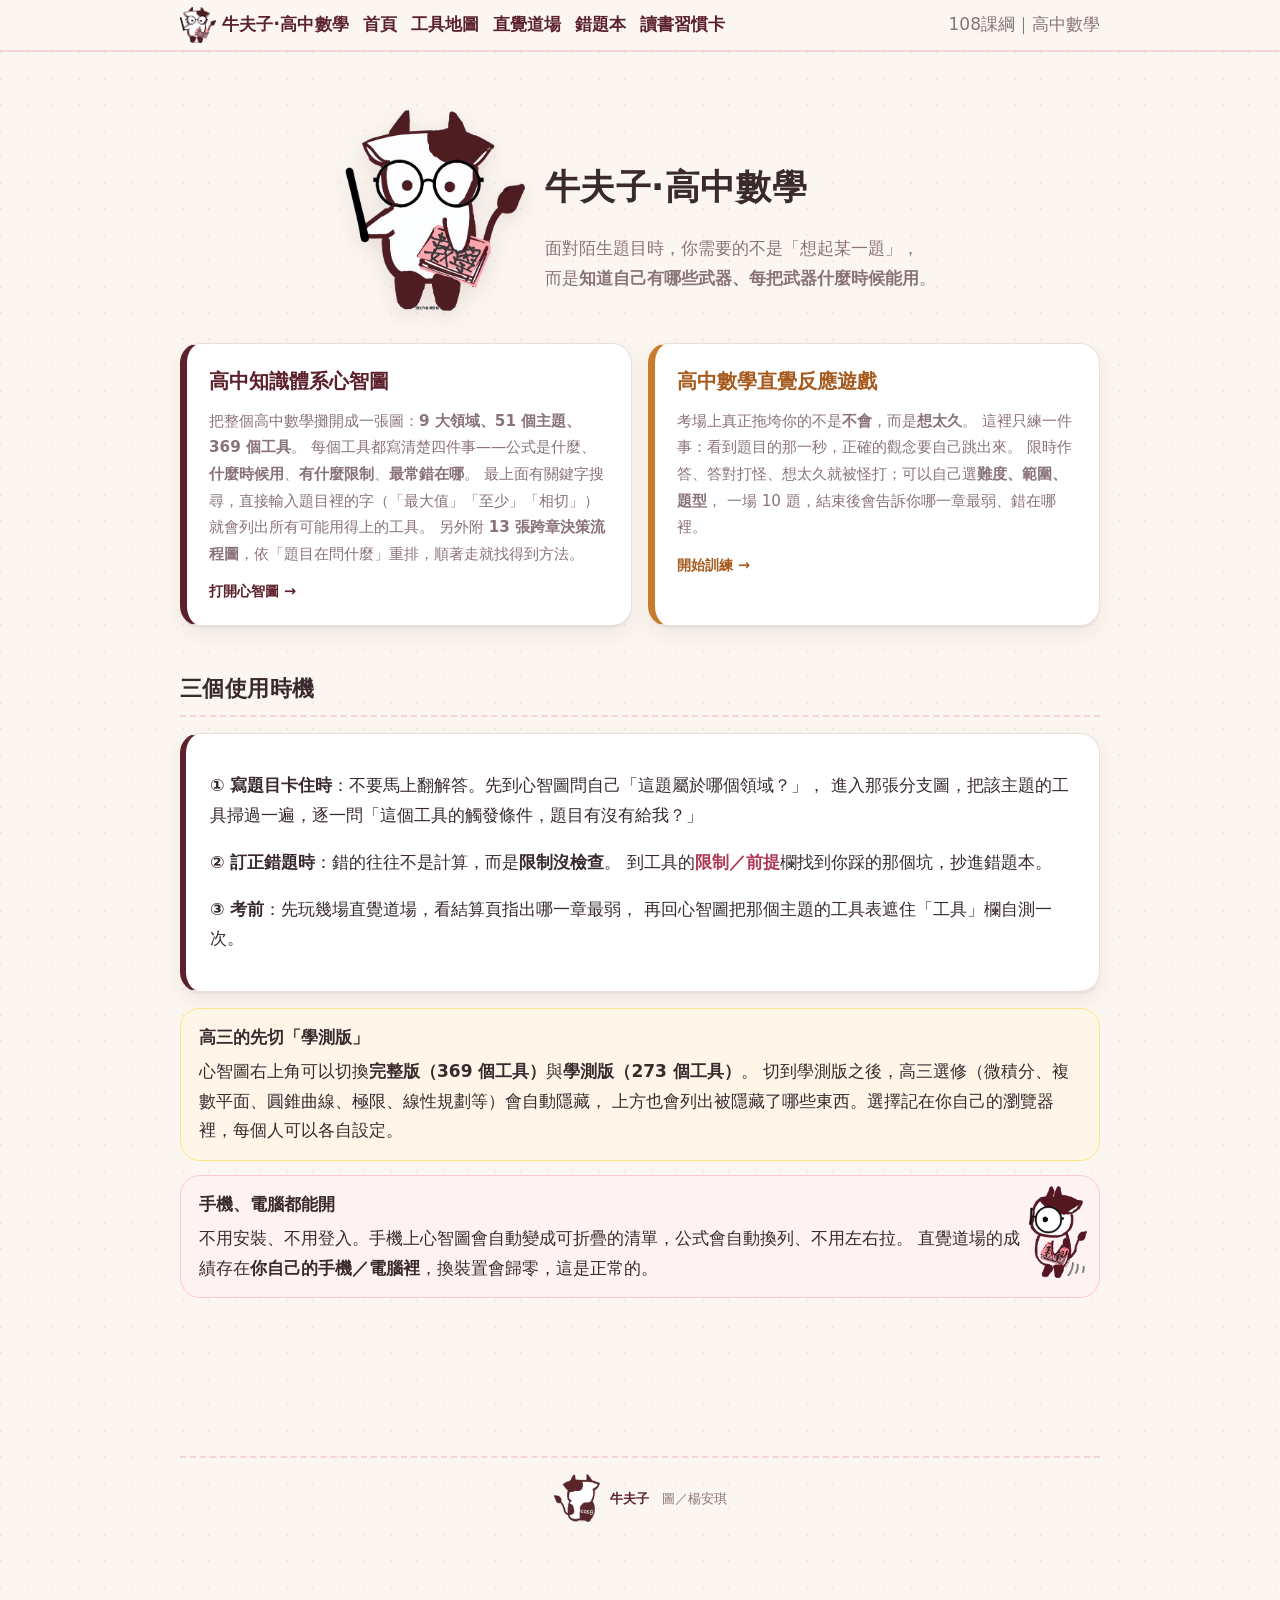
<file: index.html>
<!DOCTYPE html>
<html lang="zh-Hant">
<head>
<meta charset="UTF-8">
<meta name="viewport" content="width=device-width, initial-scale=1">
<title>牛夫子‧高中數學｜知識體系心智圖 × 直覺反應遊戲</title>
<link rel="stylesheet" href="assets/style.css">
<link rel="stylesheet" href="assets/theme-cow.css">
<style>
/* 只有兩個入口，卡片做大一點，手機上一行一張 */
.entry-grid { display: grid; grid-template-columns: repeat(auto-fit, minmax(300px, 1fr)); gap: 16px; margin: 22px 0 8px; }
.entry {
  display: flex; flex-direction: column; gap: 8px; text-decoration: none; color: var(--ink);
  background: #fff; border: 1.5px solid var(--line); border-left: 7px solid var(--cow-wine);
  border-radius: var(--radius); padding: 20px 22px; box-shadow: var(--shadow);
  transition: transform .12s;
}
.entry:hover { transform: translateY(-2px); text-decoration: none; border-color: var(--cow-pink); border-left-color: var(--cow-wine); }
.entry .e-t { font-size: 1.28rem; font-weight: 800; color: var(--cow-wine); }
.entry .e-d { font-size: .95rem; color: var(--ink-soft); line-height: 1.75; }
.entry .e-go { margin-top: 4px; font-weight: 700; font-size: .9rem; color: var(--cow-wine); }
.entry.sub { border-left-color: var(--amber); }
.entry.sub .e-t, .entry.sub .e-go { color: #a85b1e; }
</style>
</head>
<body>
<div class="topbar"><div class="topbar-inner">
  <a class="cow-brand" href="index.html"><img class="cow-logo" src="assets/mascot/web/cow_stand.png" alt="牛夫子"><span class="brand-t">牛夫子‧高中數學</span></a>
  <a href="index.html">首頁</a>
  <a href="map.html">工具地圖</a>
  <a href="reflex.html">直覺道場</a>
  <a href="https://wrongbook.niufutzu.com/">錯題本</a>
  <a href="https://wrongbook.niufutzu.com/habits">讀書習慣卡</a>
  <span class="spacer"></span>
  <span class="crumb">108課綱｜高中數學</span>
</div></div>

<div class="wrap">
  <div class="hero">
    <div class="hero-row">
      <img class="hero-cow" src="assets/mascot/web/cow_baton.png" alt="拿著指揮棒上課的牛夫子">
      <div class="hero-text">
        <h1>牛夫子‧高中數學</h1>
        <p>面對陌生題目時，你需要的不是「想起某一題」，<br>
        而是<b>知道自己有哪些武器、每把武器什麼時候能用</b>。</p>
      </div>
    </div>
  </div>

  <div class="entry-grid">
    <a class="entry" href="map.html">
      <span class="e-t">高中知識體系心智圖</span>
      <span class="e-d">把整個高中數學攤開成一張圖：<b>9 大領域、<span id="stat-topics">51</span> 個主題、<span id="stat-tools-full">343</span> 個工具</b>。
      每個工具都寫清楚四件事——公式是什麼、<b>什麼時候用</b>、<b>有什麼限制</b>、<b>最常錯在哪</b>。
      最上面有關鍵字搜尋，直接輸入題目裡的字（「最大值」「至少」「相切」）就會列出所有可能用得上的工具。
      另外附 <b><span id="stat-flows">13</span> 張跨章決策流程圖</b>，依「題目在問什麼」重排，順著走就找得到方法。</span>
      <span class="e-go">打開心智圖 →</span>
    </a>

    <a class="entry sub" href="reflex.html">
      <span class="e-t">高中數學直覺反應遊戲</span>
      <span class="e-d">考場上真正拖垮你的不是<b>不會</b>，而是<b>想太久</b>。
      這裡只練一件事：看到題目的那一秒，正確的觀念要自己跳出來。
      限時作答、答對打怪、想太久就被怪打；可以自己選<b>難度、範圍、題型</b>，
      一場 10 題，結束後會告訴你哪一章最弱、錯在哪裡。</span>
      <span class="e-go">開始訓練 →</span>
    </a>
  </div>

  <h2 class="sec">三個使用時機</h2>
  <div class="card concept">
    <p><b>① 寫題目卡住時</b>：不要馬上翻解答。先到心智圖問自己「這題屬於哪個領域？」，
    進入那張分支圖，把該主題的工具掃過一遍，逐一問「這個工具的觸發條件，題目有沒有給我？」</p>
    <p><b>② 訂正錯題時</b>：錯的往往不是計算，而是<b>限制沒檢查</b>。
    到工具的<span style="color:var(--red);font-weight:700">限制／前提</span>欄找到你踩的那個坑，抄進錯題本。</p>
    <p><b>③ 考前</b>：先玩幾場直覺道場，看結算頁指出哪一章最弱，
    再回心智圖把那個主題的工具表遮住「工具」欄自測一次。</p>
  </div>

  <div class="callout tip">
    <div class="co-title">高三的先切「學測版」</div>
    心智圖右上角可以切換<b>完整版（<span id="stat-tools-full2">343</span> 個工具）</b>與<b>學測版（<span id="stat-tools-gsat">281</span> 個工具）</b>。
    切到學測版之後，高三選修（微積分、複數平面、圓錐曲線、極限、線性規劃等）會自動隱藏，
    上方也會列出被隱藏了哪些東西。選擇記在你自己的瀏覽器裡，每個人可以各自設定。
  </div>

  <div class="callout warn">
    <div class="co-title">手機、電腦都能開</div>
    不用安裝、不用登入。手機上心智圖會自動變成可折疊的清單，公式會自動換列、不用左右拉。
    直覺道場的成績存在<b>你自己的手機／電腦裡</b>，換裝置會歸零，這是正常的。
  </div>
</div>

<div class="wrap"><div class="cow-credit">
  <img src="assets/mascot/web/cow_cos.png" alt="牛夫子的背影">
  <div><b>牛夫子</b>　圖／楊安琪</div>
</div></div>

<!-- 首頁上「幾個主題／幾個工具／幾張流程圖」直接從資料算，不用手動對數字。
     算不出來（資料還沒載入完）就保留上面寫死的數字當備援。 -->
<script src="data/toolmap.js?v=20260928"></script>
<script src="data/tm-1-number.js?v=20261113a"></script>
<script src="data/tm-2-equation.js?v=20261113a"></script>
<script src="data/tm-3-function.js?v=20261113a"></script>
<script src="data/tm-4-trig.js?v=20261113a"></script>
<script src="data/tm-5-geometry.js?v=20261113a"></script>
<script src="data/tm-6-vector.js?v=20261113a"></script>
<script src="data/tm-7-sequence.js?v=20261113a"></script>
<script src="data/tm-8-prob.js?v=20261113a"></script>
<script src="data/tm-9-calculus.js?v=20261113a"></script>
<script src="data/scope.js?v=20261112k"></script>
<script src="data/crossmap.js?v=20261113a"></script>
<script>
(function () {
  try {
    var D = (window.TOOLMAP && TOOLMAP.domains) || [];
    var S = window.SCOPE || {};
    var totalTopics = 0, totalTools = 0;
    D.forEach(function (d) {
      (d.topics || []).forEach(function (t) {
        totalTopics++;
        totalTools += (t.tools || []).length;
      });
    });
    var exD = ((S.domains || [])).map(function (x) { return x.id; });
    var exT = ((S.topics || [])).map(function (x) { return x.id; });
    var exX = ((S.tools || [])).map(function (x) { return x.id; });
    var gsatTools = 0;
    D.forEach(function (d) {
      if (exD.indexOf(d.id) > -1) return;
      (d.topics || []).forEach(function (t) {
        if (exT.indexOf(d.id + "/" + t.id) > -1) return;
        (t.tools || []).forEach(function (x) {
          if (exX.indexOf(d.id + "/" + t.id + "/" + x.n) > -1) return;
          gsatTools++;
        });
      });
    });
    var flows = Array.isArray(window.CROSSMAP) ? window.CROSSMAP.length
      : (window.CROSSMAP && Array.isArray(window.CROSSMAP.flows) ? window.CROSSMAP.flows.length : null);

    function setText(id, v) { var el = document.getElementById(id); if (el && v != null) el.textContent = v; }
    if (totalTopics) { setText("stat-topics", totalTopics); }
    if (totalTools) { setText("stat-tools-full", totalTools); setText("stat-tools-full2", totalTools); }
    if (gsatTools) { setText("stat-tools-gsat", gsatTools); }
    if (flows) { setText("stat-flows", flows); }
  } catch (e) { /* 資料載入失敗就靜靜保留寫死的備援數字 */ }
})();
</script>
<script src="assets/wb-back.js"></script>
</body>
</html>
</file>
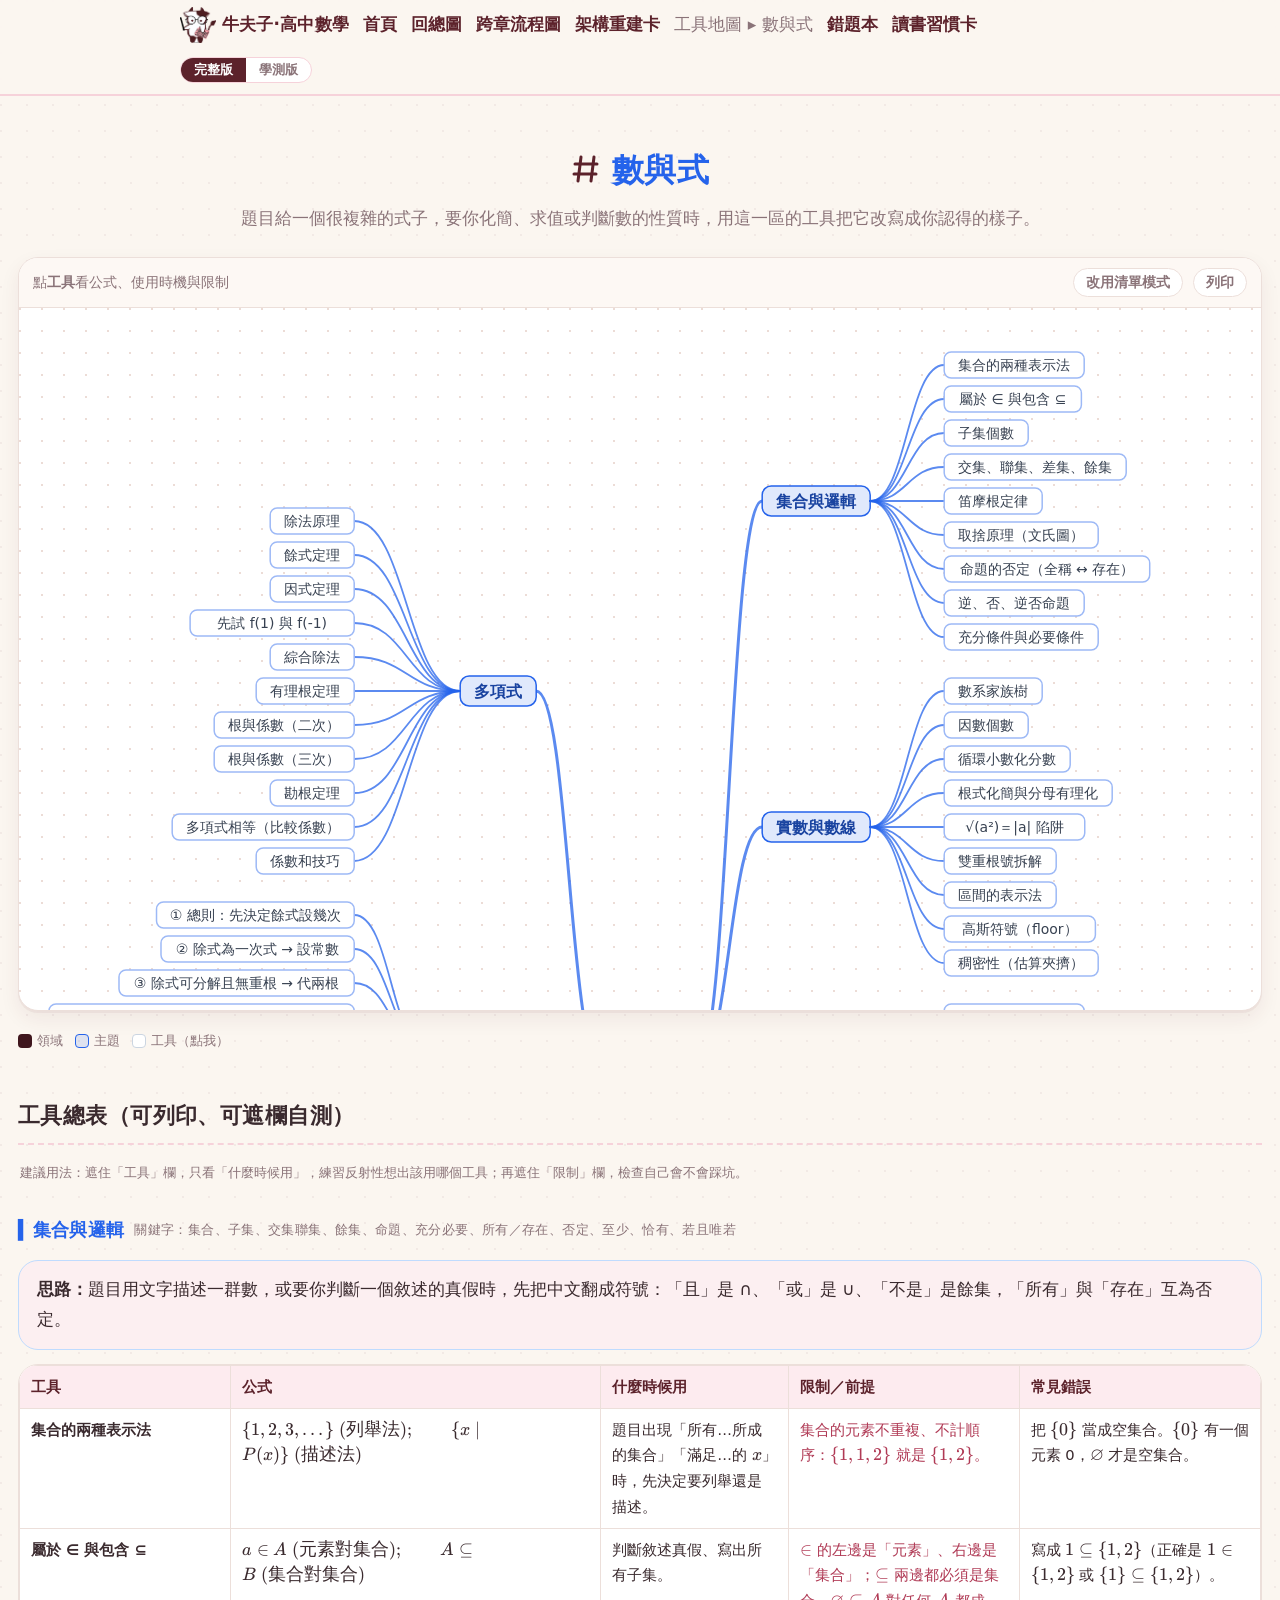
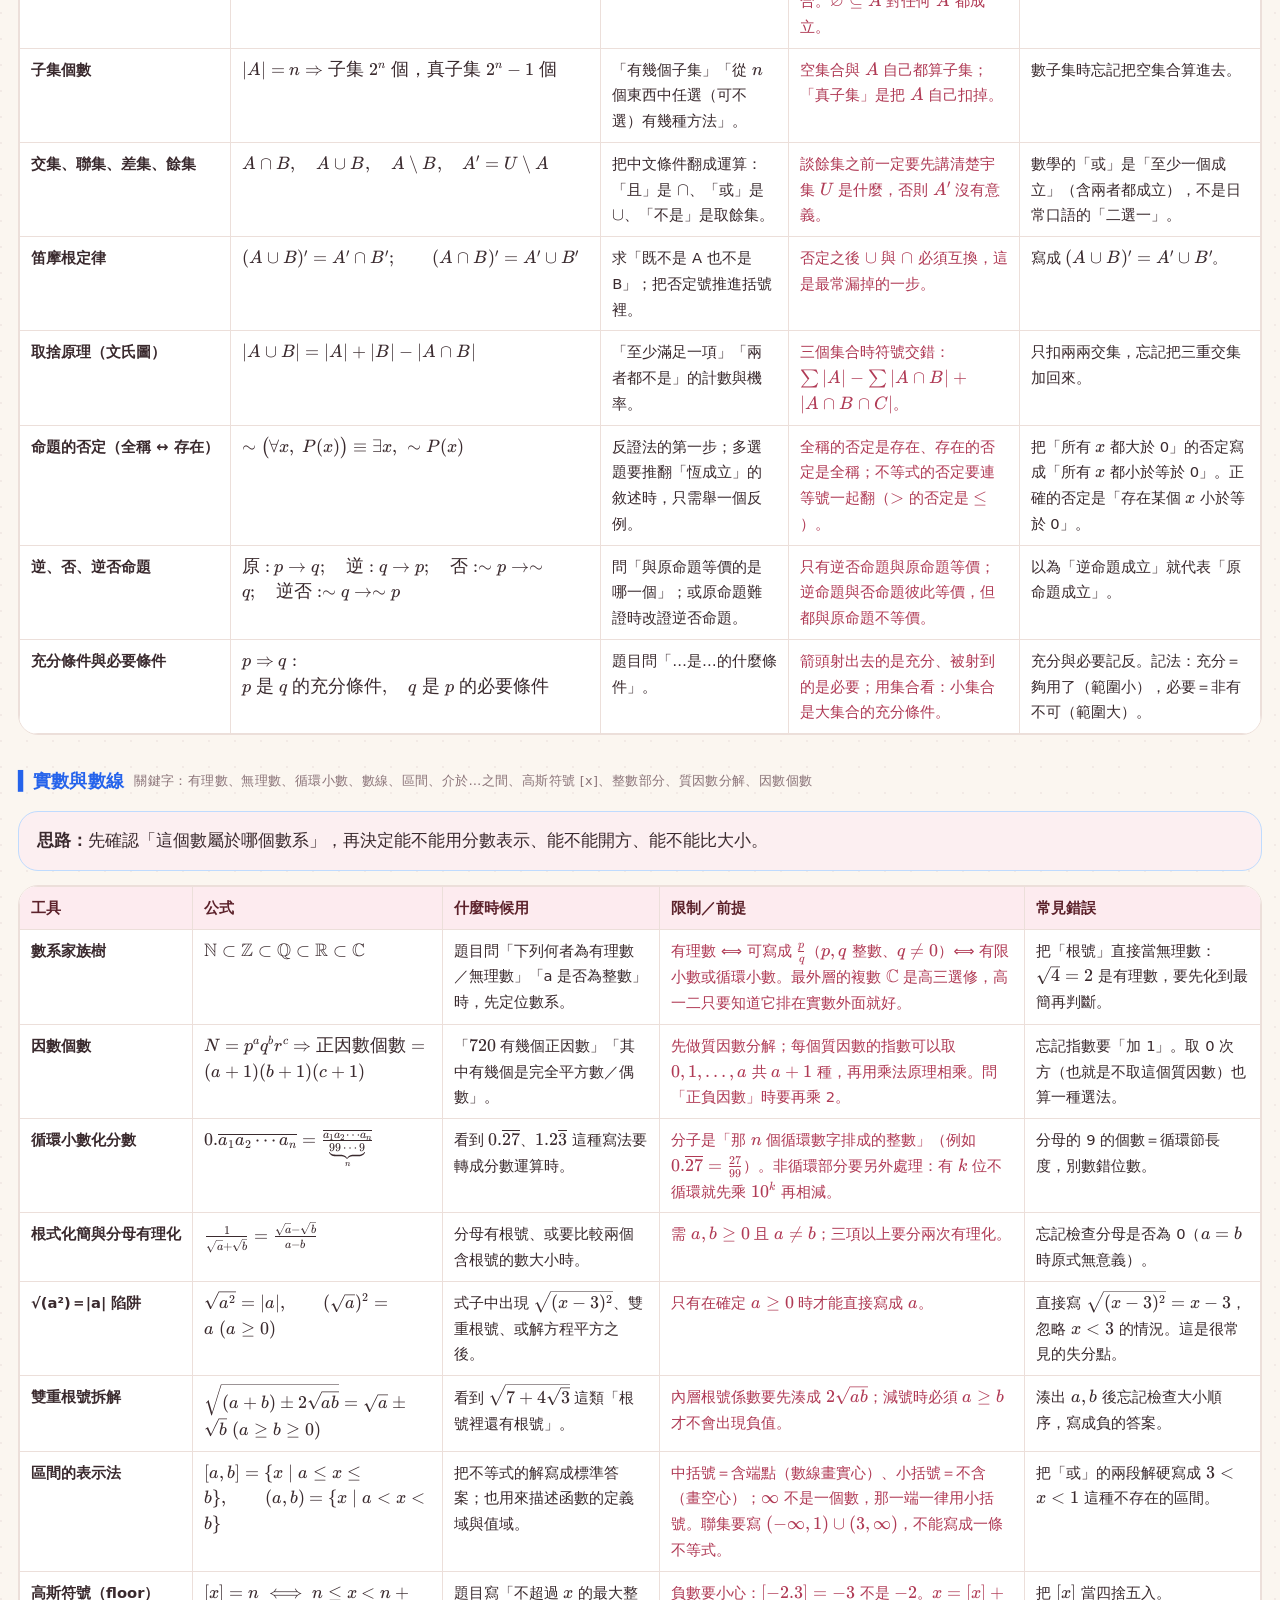
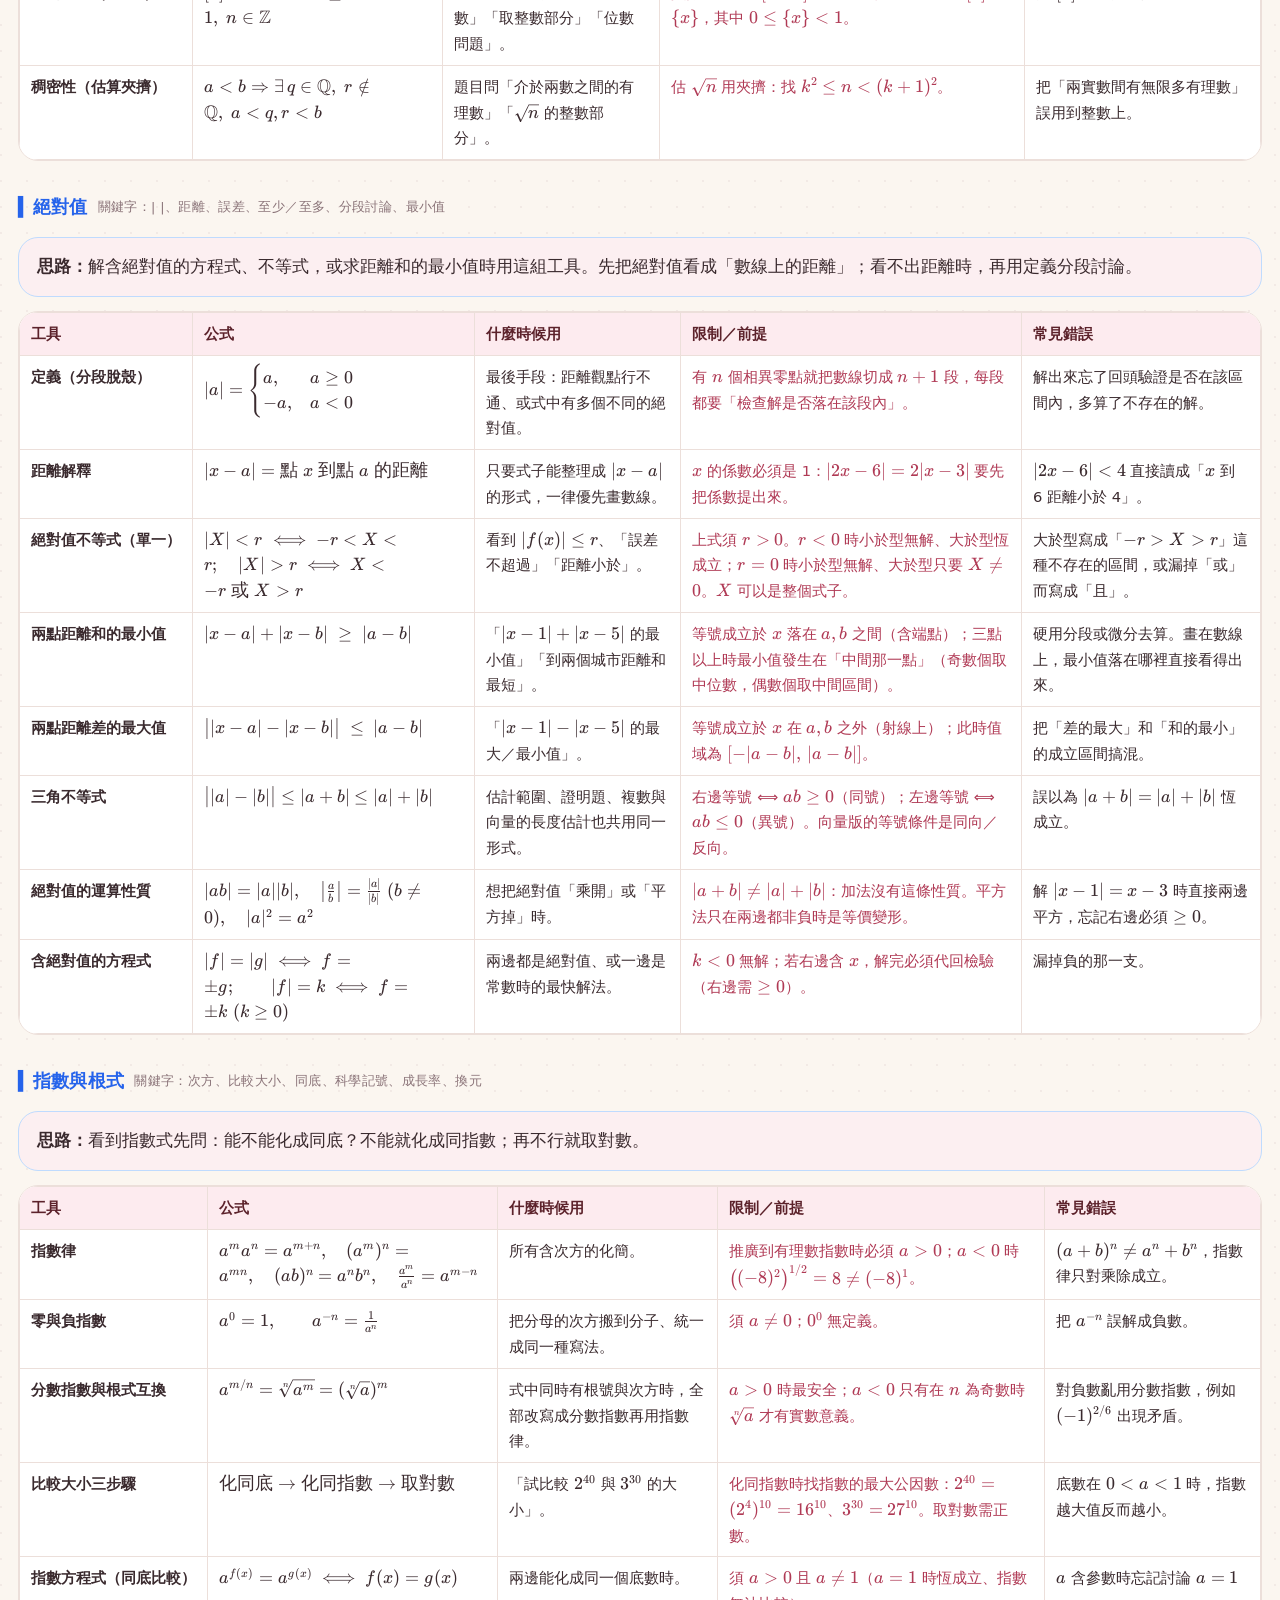
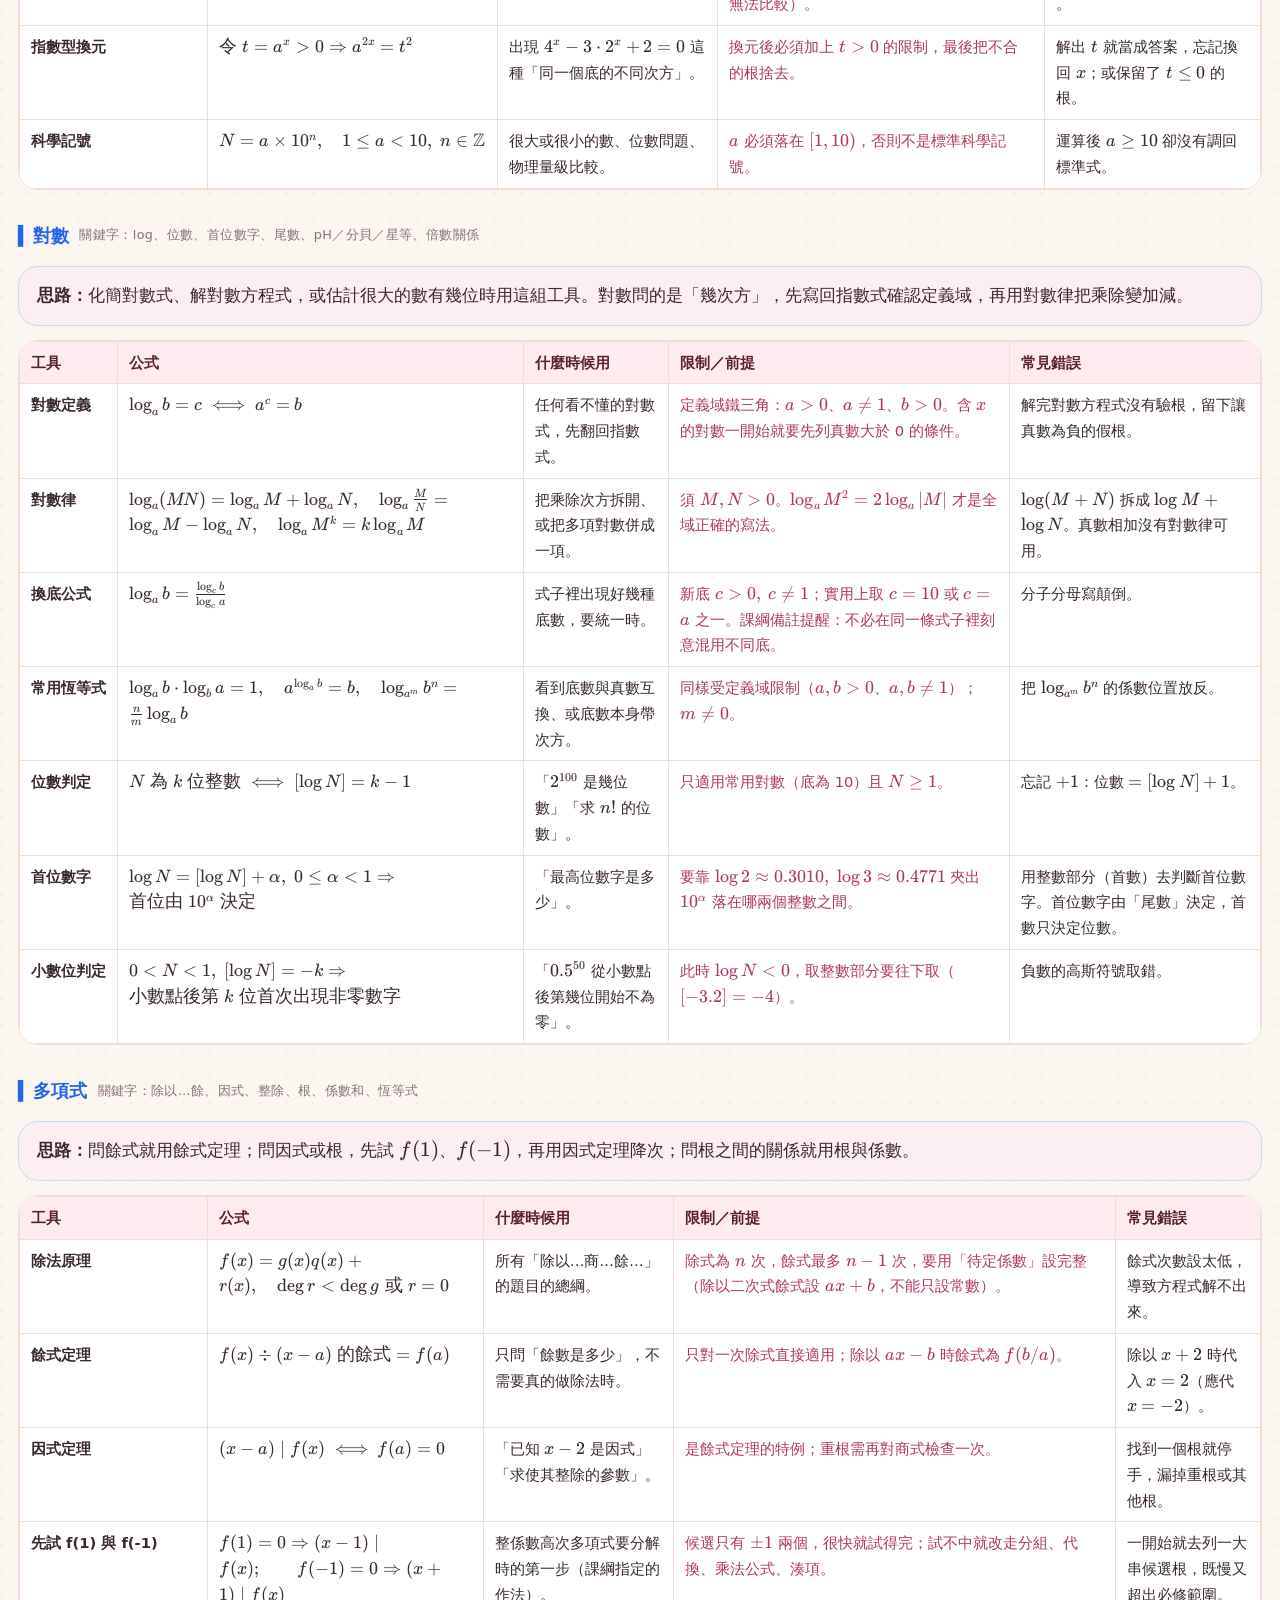
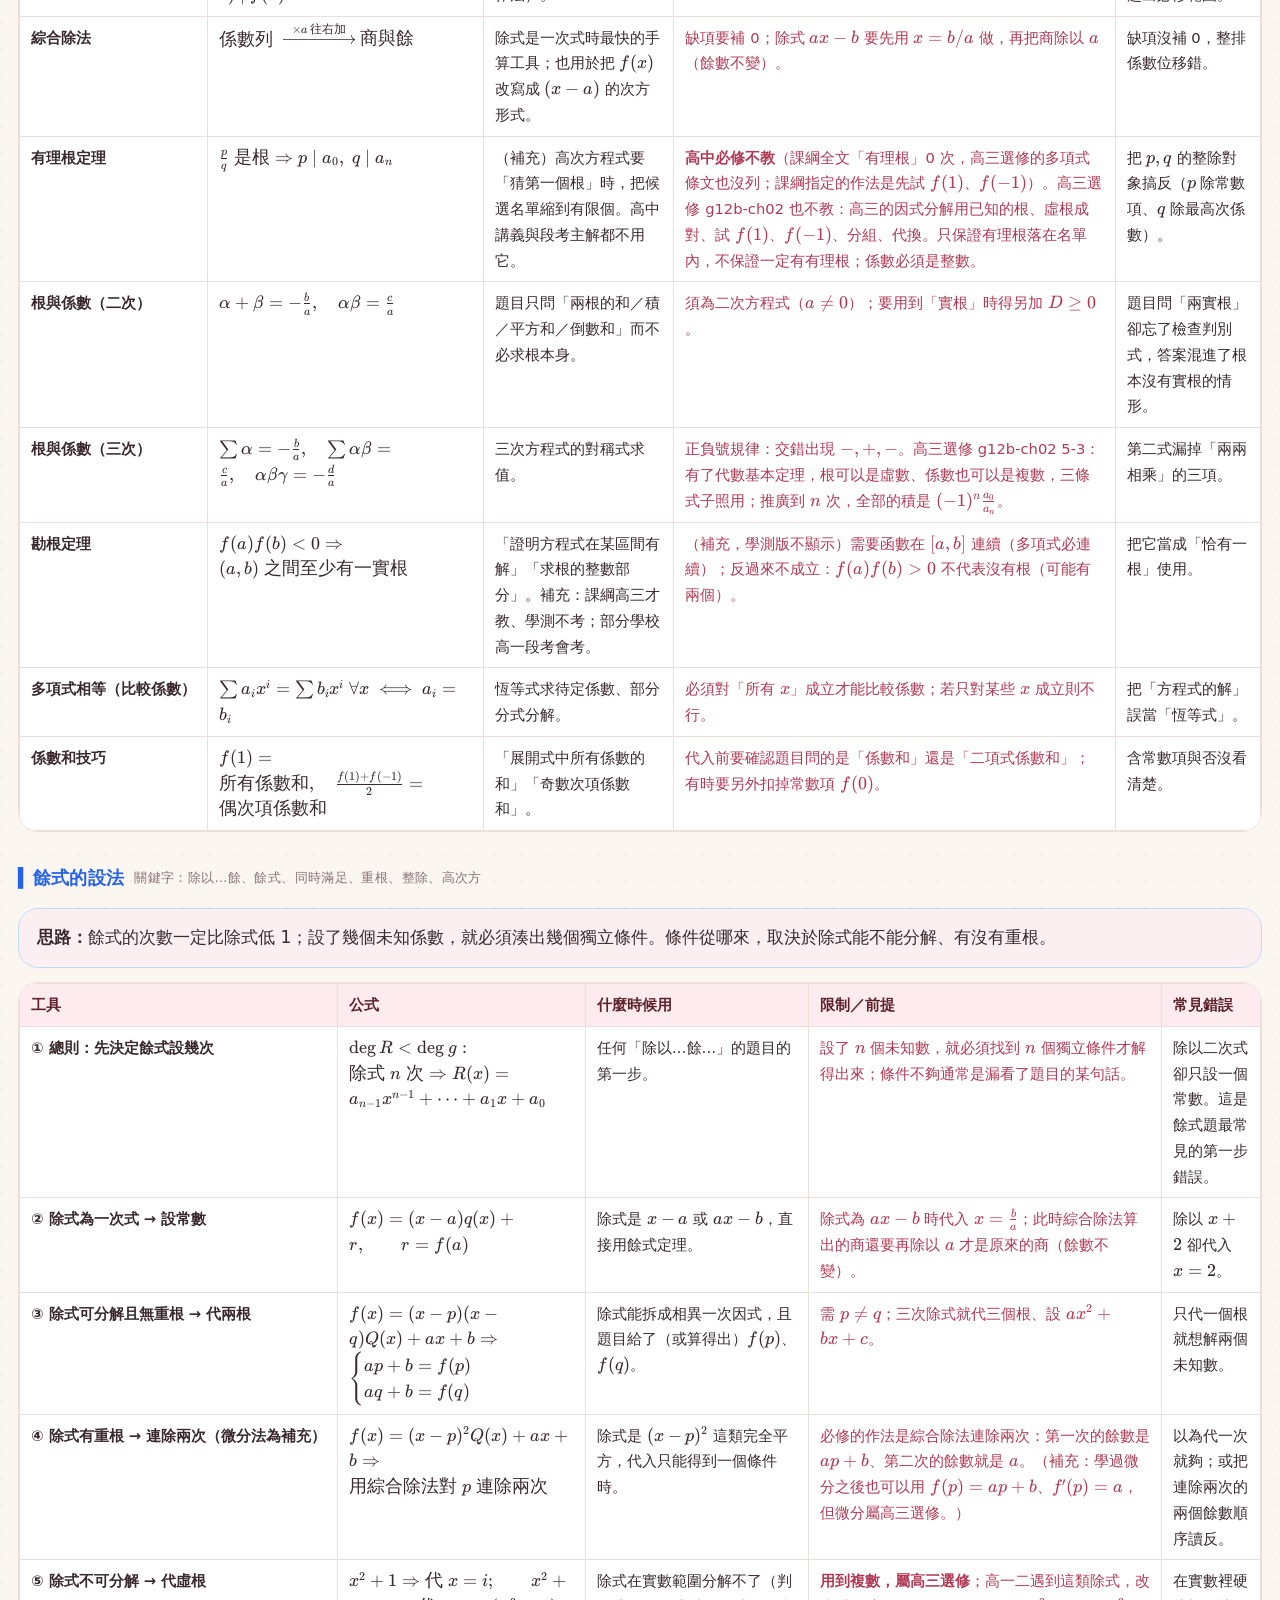
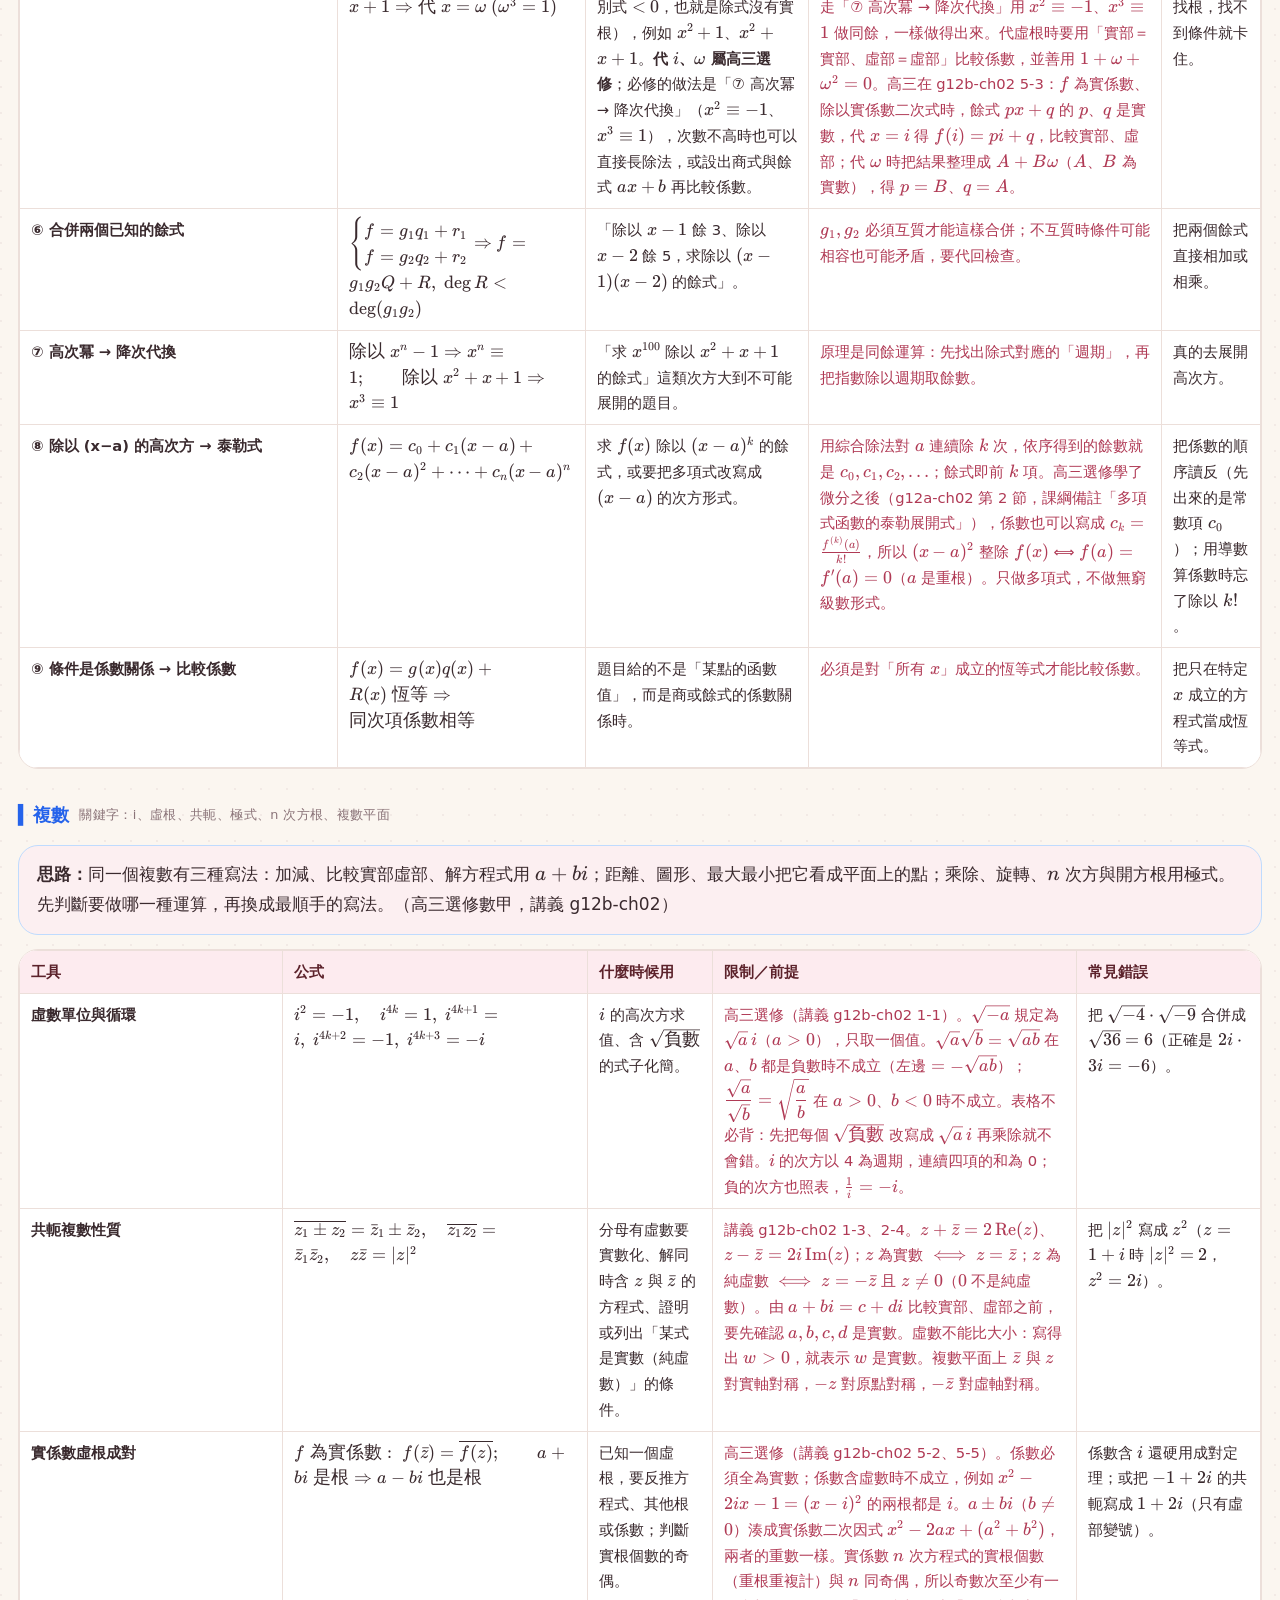
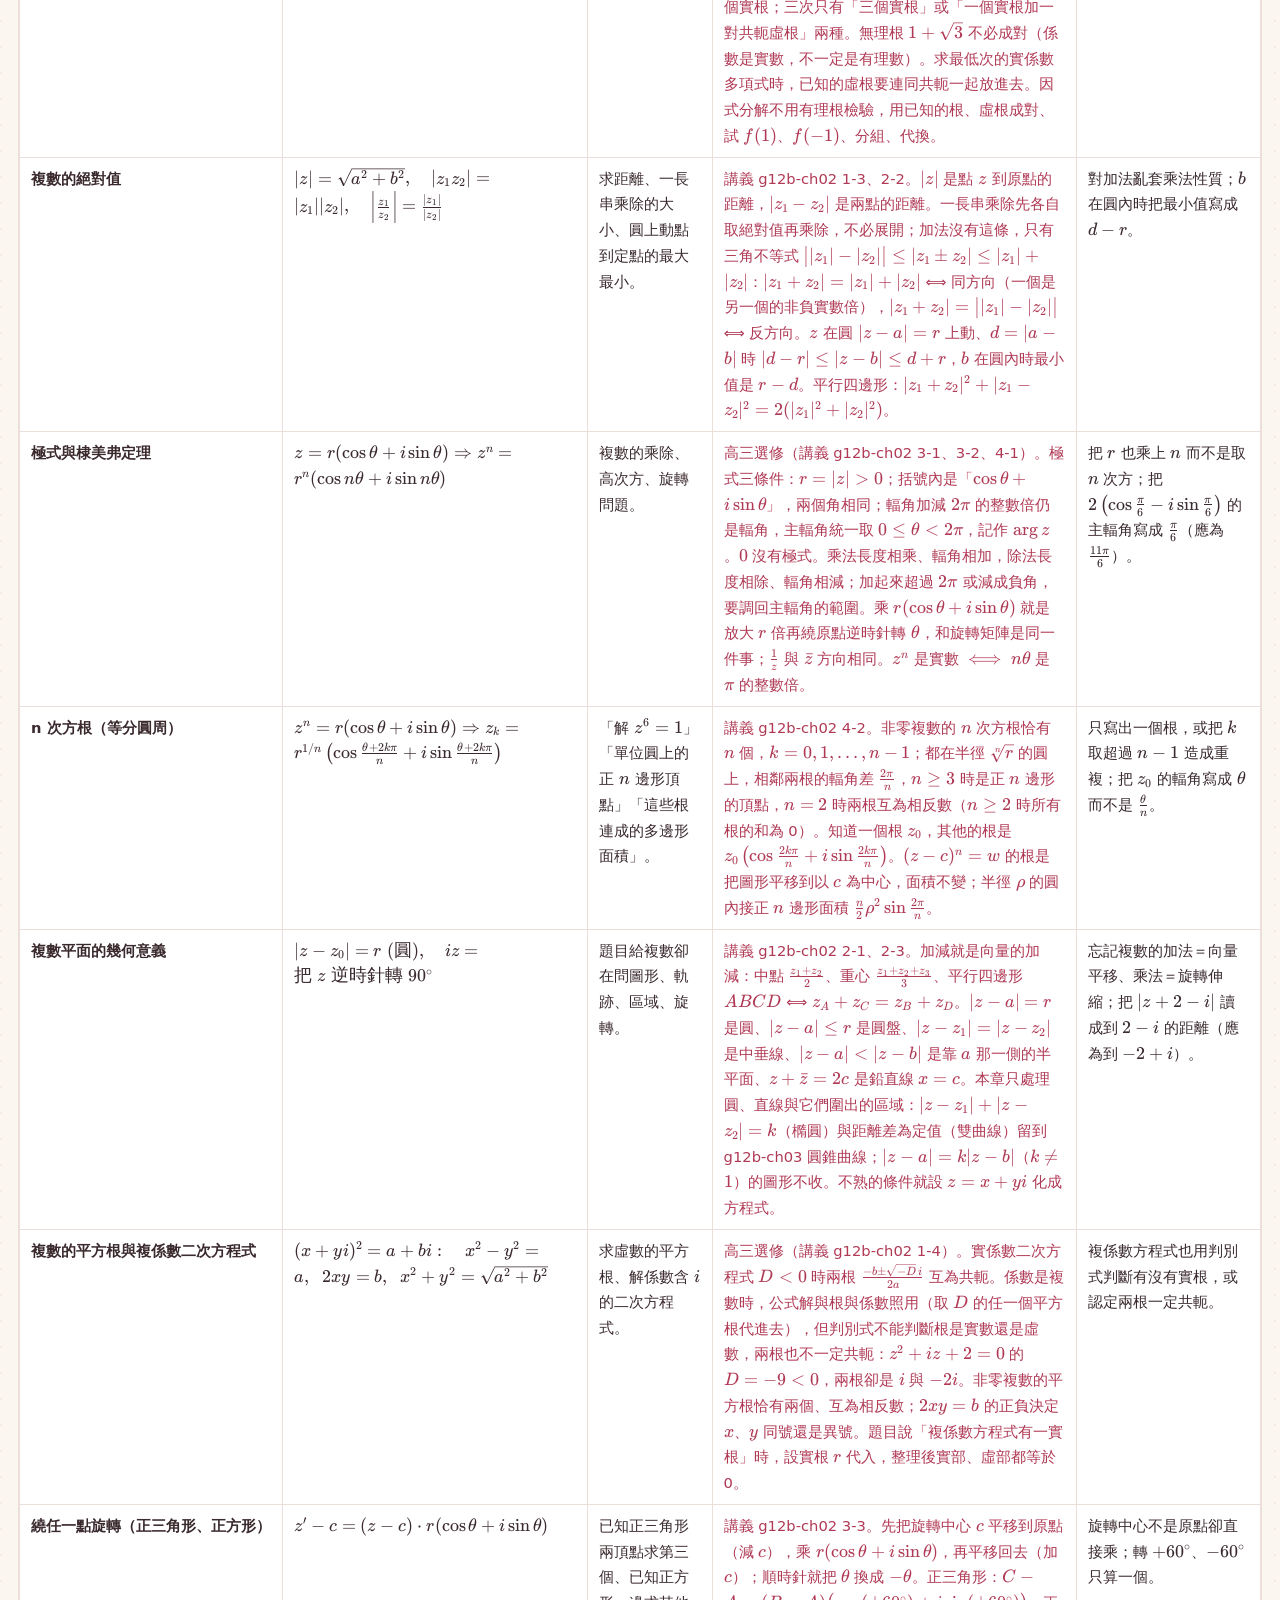
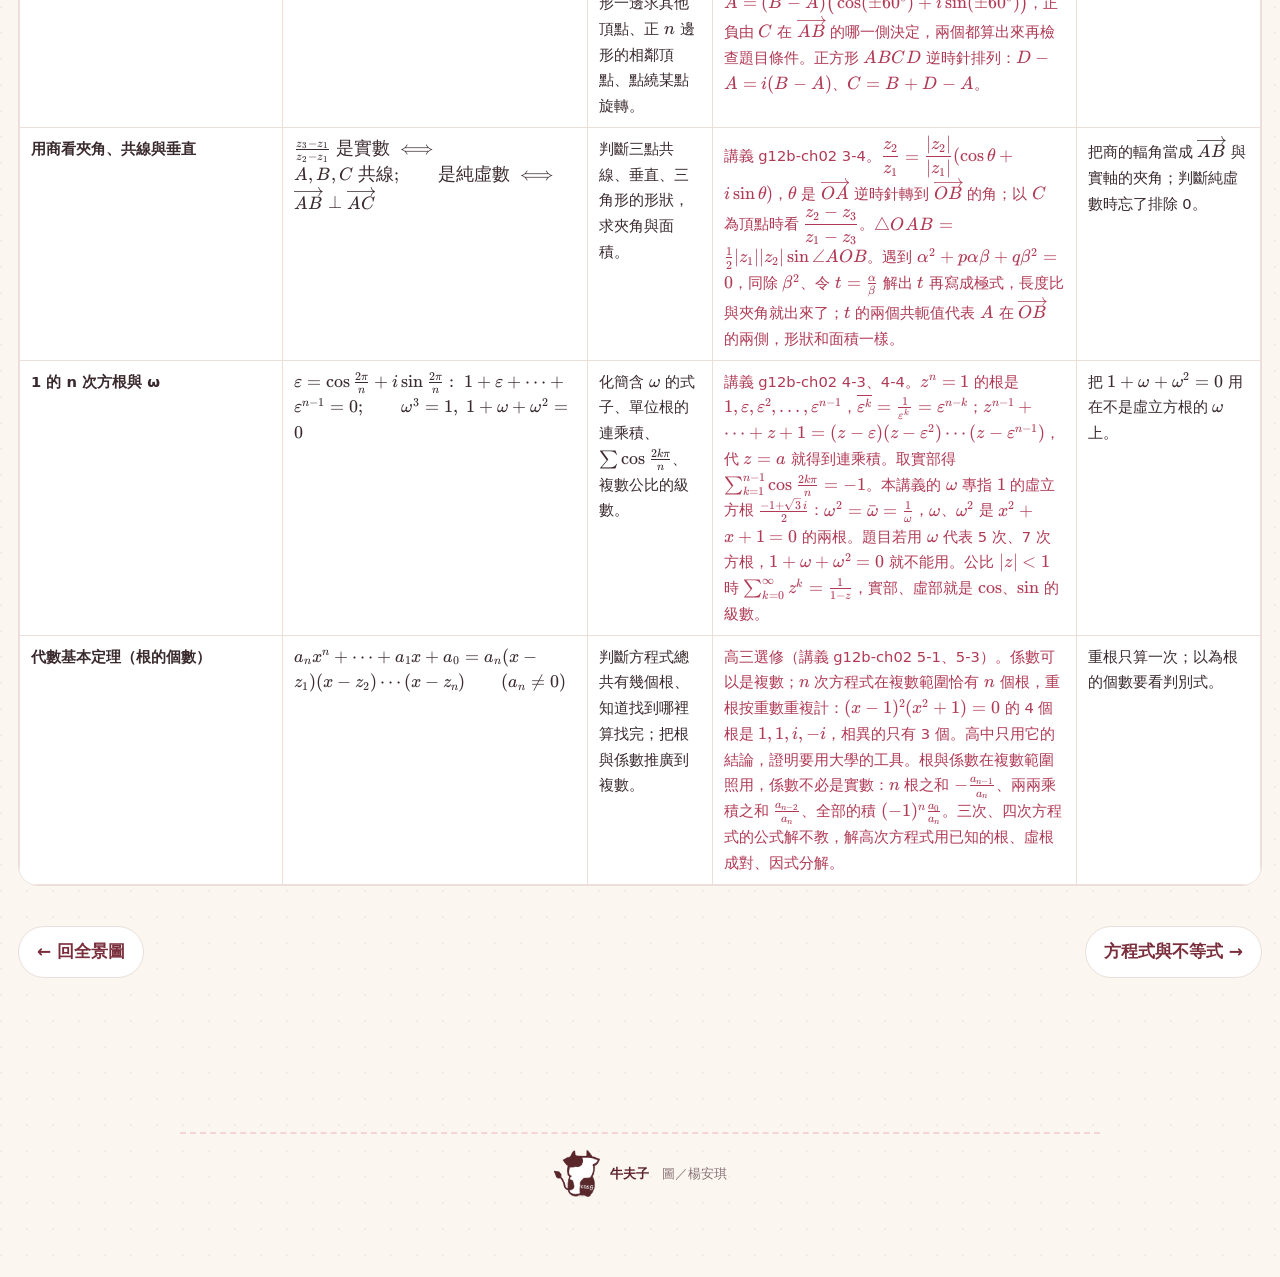
<file: branch.html>
<!DOCTYPE html>
<html lang="zh-Hant">
<head>
<meta charset="UTF-8">
<meta name="viewport" content="width=device-width, initial-scale=1">
<title>分支圖｜數學工具地圖</title>
<link rel="stylesheet" href="assets/katex/katex.min.css">
<link rel="stylesheet" href="assets/style.css">
<link rel="stylesheet" href="assets/mapstyle.css?v=20260928">
<link rel="stylesheet" href="assets/theme-cow.css">
<script defer src="assets/katex/katex.min.js"></script>
<script defer src="assets/katex/auto-render.min.js"></script>
<script defer src="assets/mathfit.js"></script>
</head>
<body>
<div class="topbar"><div class="topbar-inner">
  <a class="cow-brand" href="index.html"><img class="cow-logo" src="assets/mascot/web/cow_stand.png" alt="牛夫子"><span class="brand-t">牛夫子‧高中數學</span></a>
  <a href="index.html">首頁</a>
  <a href="map.html">回總圖</a>
  <a href="cross.html">跨章流程圖</a>
  <a href="frame.html">架構重建卡</a>
  <span class="crumb" id="crumb">分支圖</span>
  <a href="https://wrongbook.niufutzu.com/">錯題本</a>
  <a href="https://wrongbook.niufutzu.com/habits">讀書習慣卡</a>
  <span class="spacer"></span>
  <span id="edSwitch"></span>
</div></div>

<div class="wrap-wide">
  <div class="map-hero">
    <h1 id="domTitle">—</h1>
    <p id="domAsk"></p>
  </div>

  <div class="mm-shell">
    <div class="mm-bar">
      <span>點<b>工具</b>看公式、使用時機與限制</span>
      <span class="sp"></span>
      <button id="viewToggle">改用清單模式</button>
      <button onclick="window.print()">列印</button>
    </div>
    <div class="mm-scroll" id="branchMap"></div>
  </div>

  <div class="legend">
    <span><i style="background:var(--cow-wine-d,#1f2937)"></i>領域</span>
    <span id="lgTopic"><i></i>主題</span>
    <span><i style="background:#fff;border:1.5px solid #cbd5e1"></i>工具（點我）</span>
  </div>

  <h2 class="sec">工具總表（可列印、可遮欄自測）</h2>
  <p class="kw-hint">建議用法：遮住「工具」欄，只看「什麼時候用」，練習反射性想出該用哪個工具；再遮住「限制」欄，檢查自己會不會踩坑。</p>
  <div id="toolTable"></div>

  <div class="ch-nav">
    <a href="map.html">← 回全景圖</a>
    <a id="nextDom" href="#">下一個領域 →</a>
  </div>
</div>

<script src="data/site.js?v=20260928"></script>
<script src="data/scope.js?v=20261112k"></script>
<script src="data/toolmap.js?v=20260928"></script>
<script src="data/tm-1-number.js?v=20261113a"></script>
<script src="data/tm-2-equation.js?v=20261113a"></script>
<script src="data/tm-3-function.js?v=20261113a"></script>
<script src="data/tm-4-trig.js?v=20261113a"></script>
<script src="data/tm-5-geometry.js?v=20261113a"></script>
<script src="data/tm-6-vector.js?v=20261113a"></script>
<script src="data/tm-7-sequence.js?v=20261113a"></script>
<script src="data/tm-8-prob.js?v=20261113a"></script>
<script src="data/tm-9-calculus.js?v=20261113a"></script>
<script src="data/curriculum.js?v=20261030"></script>
<script src="data/kp.js?v=20261112"></script>
<script src="data/kp-tools.js?v=20261112k"></script>
<script src="data/kp-practice.js?v=20261112k"></script>
<script src="assets/nfz-icons.js?v=20261107"></script>
<script src="assets/map.js?v=20260928"></script>
<script>
document.addEventListener("DOMContentLoaded", function () {
  MathMap.mountEditionSwitch("edSwitch");
  var doms = MathMap.domains();            // 學測版下已濾掉高三選修的領域
  var id = MathMap.param("d") || doms[0].id;
  var dom = MathMap.domainById(id) || doms[0];

  document.title = dom.n + "｜數學工具地圖";
  document.getElementById("crumb").textContent = "工具地圖 ▸ " + dom.n;
  var h = document.getElementById("domTitle");
  h.innerHTML = (window.NFZ_IC ? NFZ_IC.svg(dom.icon) : "") + String(dom.n).replace(/&/g, "&amp;").replace(/</g, "&lt;");
  h.style.color = dom.color;
  document.getElementById("domAsk").textContent = dom.ask;
  document.querySelector("#lgTopic i").style.cssText =
    "background:" + dom.color + "22;border:1.5px solid " + dom.color;

  MathMap.viewController("viewToggle", function (mode) {
    var box = document.getElementById("branchMap");
    box.classList.toggle("list", mode === "list");
    if (mode === "list") MathMap.renderBranchList("branchMap", dom);
    else MathMap.renderBranch("branchMap", dom);
  });
  MathMap.renderToolTable("toolTable", dom);

  // 下一個領域
  var idx = doms.indexOf(dom);
  var nxt = doms[(idx + 1) % doms.length];
  var a = document.getElementById("nextDom");
  a.href = "branch.html#d=" + nxt.id;
  a.textContent = nxt.n + " →";
  a.onclick = function (e) { e.preventDefault(); location.href = a.href; location.reload(); };

  // 若帶 &t=主題，直接開該主題的說明；再帶 &x=工具名 就直接開那個工具（道場結算頁、練習本的處方連結用）
  var t = MathMap.param("t"), xn = MathMap.param("x");
  if (t) {
    (dom.topics || []).forEach(function (tp) {
      if (tp.id !== t) return;
      if (xn) {
        var tool = (tp.tools || []).filter(function (x) { return x.n === xn; })[0];
        if (tool) { MathMap.openTool(tool, dom.n + " ▸ " + tp.n); return; }
      }
      if (tp.id === t) {
        MathMap.openTool({
          n: tp.n,
          w: (tp.kw || []).map(function (k) { return "「" + k + "」"; }).join("、"),
          l: tp.flow || "",
          cue: tp.cue, see: tp.see, img: tp.img, imgCap: tp.imgCap,
          _path: dom.id + "/" + tp.id,
          ref: tp.ref, refName: tp.refName
        }, dom.n);
      }
    });
  }
});
</script>
<div class="wrap"><div class="cow-credit">
  <img src="assets/mascot/web/cow_cos.png" alt="牛夫子的背影">
  <div><b>牛夫子</b>　圖／楊安琪</div>
</div></div>
<script src="assets/wb-back.js"></script>
</body>
</html>
</file>
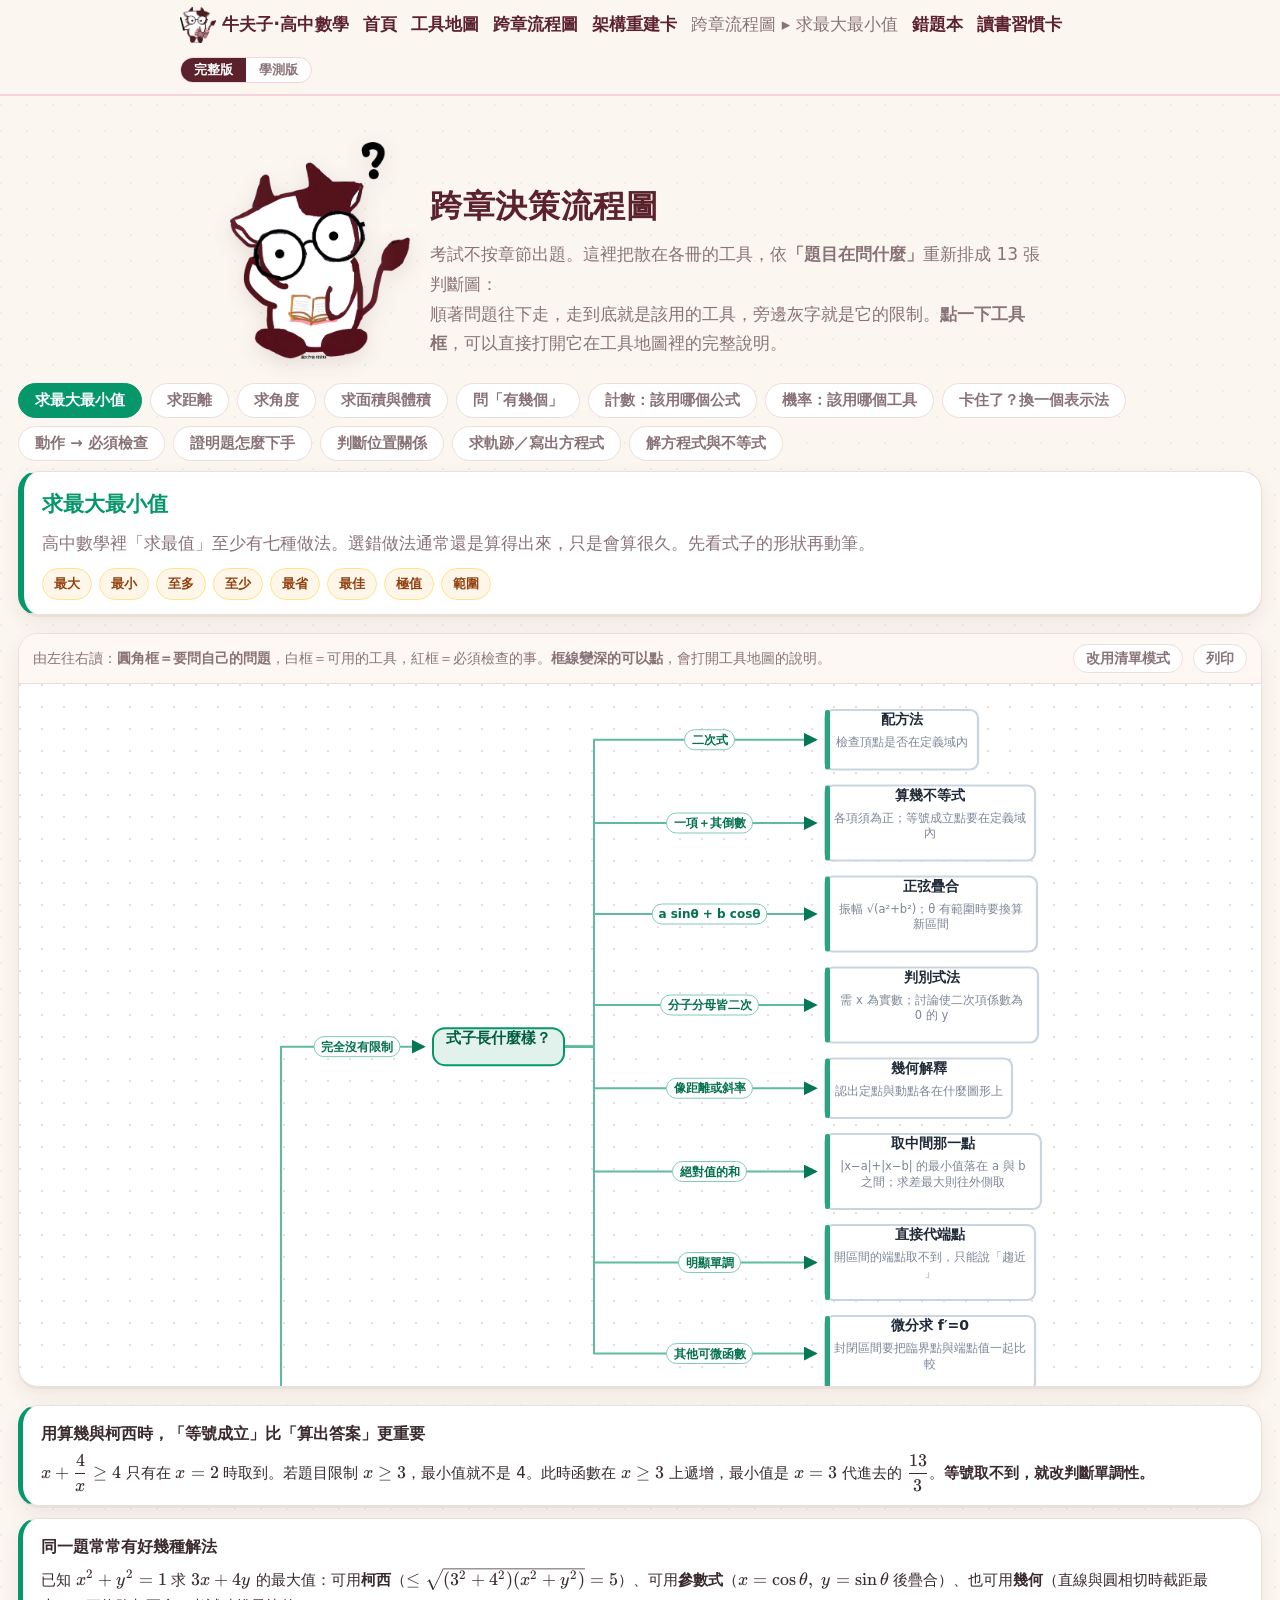
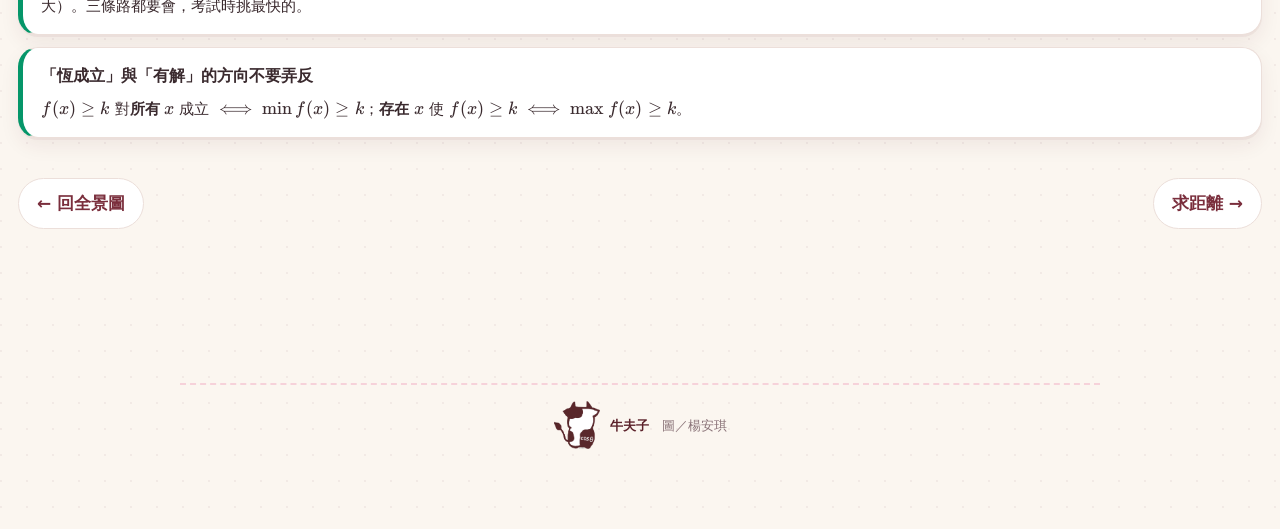
<file: cross.html>
<!DOCTYPE html>
<html lang="zh-Hant">
<head>
<meta charset="UTF-8">
<meta name="viewport" content="width=device-width, initial-scale=1">
<title>跨章決策流程圖｜數學工具地圖</title>
<link rel="stylesheet" href="assets/katex/katex.min.css">
<link rel="stylesheet" href="assets/style.css">
<link rel="stylesheet" href="assets/mapstyle.css?v=20260928">
<link rel="stylesheet" href="assets/theme-cow.css">
<script defer src="assets/katex/katex.min.js"></script>
<script defer src="assets/katex/auto-render.min.js"></script>
<script defer src="assets/mathfit.js"></script>
<style>
/* 有 ref（可點開工具抽屜）的節點：圖表模式加深框線、清單模式加左側提示 */
.fl-node.fl-hot > rect:first-of-type { stroke-width: 2.2; }
.fl-node.fl-hot:hover > rect:first-of-type { fill: #f1f5f9; }
.fl-leaf.fl-hot { cursor: pointer; }
.fl-leaf.fl-hot:hover { background: #f1f5f9; }
.fl-leaf.fl-hot > b::after { content: " ›"; opacity: .45; }
</style>
</head>
<body>
<div class="topbar"><div class="topbar-inner">
  <a class="cow-brand" href="index.html"><img class="cow-logo" src="assets/mascot/web/cow_stand.png" alt="牛夫子"><span class="brand-t">牛夫子‧高中數學</span></a>
  <a href="index.html">首頁</a>
  <a href="map.html">工具地圖</a>
  <a href="cross.html">跨章流程圖</a>
  <a href="frame.html">架構重建卡</a>
  <span class="crumb" id="crumb">跨章決策流程圖</span>
  <a href="https://wrongbook.niufutzu.com/">錯題本</a>
  <a href="https://wrongbook.niufutzu.com/habits">讀書習慣卡</a>
  <span class="spacer"></span>
  <span id="edSwitch"></span>
</div></div>

<div class="wrap-wide">

  <div class="map-hero">
    <div class="hero-row">
      <img class="hero-cow" src="assets/mascot/web/cow_question.png" alt="思考中的牛夫子">
      <div class="hero-text">
        <h1>跨章決策流程圖</h1>
        <p>考試不按章節出題。這裡把散在各冊的工具，依<b>「題目在問什麼」</b>重新排成 13 張判斷圖：<br>
        順著問題往下走，走到底就是該用的工具，旁邊灰字就是它的限制。<b>點一下工具框</b>，可以直接打開它在工具地圖裡的完整說明。</p>
      </div>
    </div>
  </div>

  <div class="cx-tabs" id="cxTabs"></div>

  <div class="cx-lead" id="cxLead"></div>

  <div class="mm-shell">
    <div class="mm-bar">
      <span>由左往右讀：<b>圓角框＝要問自己的問題</b>，白框＝可用的工具，紅框＝必須檢查的事。<b>框線變深的可以點</b>，會打開工具地圖的說明。</span>
      <span class="sp"></span>
      <button id="viewToggle">改用清單模式</button>
      <button onclick="window.print()">列印</button>
    </div>
    <div class="mm-scroll" id="flowMap"></div>
  </div>

  <div id="cxScope"></div>
  <div class="cx-notes" id="cxNotes"></div>

  <div class="ch-nav">
    <a href="map.html">← 回全景圖</a>
    <a id="nextC" href="#">下一張 →</a>
  </div>
</div>

<script src="data/site.js?v=20260928"></script>
<script src="data/scope.js?v=20261112k"></script>
<script src="data/crossmap.js?v=20261113a"></script>
<!-- 工具地圖資料：流程圖上有 ref 的節點要靠它打開工具抽屜（順序比照 branch.html） -->
<script src="data/toolmap.js?v=20260928"></script>
<script src="data/tm-1-number.js?v=20261113a"></script>
<script src="data/tm-2-equation.js?v=20261113a"></script>
<script src="data/tm-3-function.js?v=20261113a"></script>
<script src="data/tm-4-trig.js?v=20261113a"></script>
<script src="data/tm-5-geometry.js?v=20261113a"></script>
<script src="data/tm-6-vector.js?v=20261113a"></script>
<script src="data/tm-7-sequence.js?v=20261113a"></script>
<script src="data/tm-8-prob.js?v=20261113a"></script>
<script src="data/tm-9-calculus.js?v=20261113a"></script>
<script src="data/curriculum.js?v=20261030"></script>
<script src="data/kp.js?v=20261112"></script>
<script src="data/kp-tools.js?v=20261112k"></script>
<script src="data/kp-practice.js?v=20261112k"></script>
<script src="assets/nfz-icons.js?v=20261107"></script>
<script src="assets/flow.js?v=20260924"></script>
<script src="assets/map.js?v=20260928"></script>
<script>
/* 流程圖節點 → 工具地圖抽屜
 * 節點的 ref 是「領域id/主題id/工具名」；找得到工具就開抽屜，只指到主題就跳該主題的分支圖。
 */
MathFlow.onPick = function (ref) {
  var parts = String(ref).split("/");
  var all = (window.TOOLMAP && TOOLMAP.domains) || [];
  var d = null, t = null, x = null, i;
  for (i = 0; i < all.length; i++) if (all[i].id === parts[0]) d = all[i];
  if (!d) return;
  var ts = d.topics || [];
  for (i = 0; i < ts.length; i++) if (ts[i].id === parts[1]) t = ts[i];
  if (!t) return;
  if (parts.length > 2) {
    var xs = t.tools || [];
    for (i = 0; i < xs.length; i++) if (xs[i].n === parts[2]) x = xs[i];
  }
  if (x) MathMap.openTool(x, d.n + " ▸ " + t.n);
  else location.href = "branch.html#d=" + d.id + "&t=" + t.id;
};

document.addEventListener("DOMContentLoaded", function () {
  var tabs = document.getElementById("cxTabs");
  var cur = 0;
  // 同時支援 ?c=xxx 與 #c=xxx（file:// 直接開檔時 query string 可能被忽略）
  var q = new URLSearchParams(location.search).get("c") ||
          new URLSearchParams(location.hash.replace(/^#/, "")).get("c");
  CROSSMAP.forEach(function (c, i) { if (c.id === q) cur = i; });

  function katex(el) {
    if (window.renderMathInElement) {
      renderMathInElement(el, {
        delimiters: [{ left: "$$", right: "$$", display: true }, { left: "$", right: "$", display: false }],
        throwOnError: false
      });
    }
  }

  function drawChart() {
    var c = CROSSMAP[cur];
    var box = document.getElementById("flowMap");
    var mode = MathMap.viewMode();
    box.classList.toggle("list", mode === "list");
    var tree = JSON.parse(JSON.stringify(c.tree));   // 排版會改寫節點，每次都用乾淨的副本

    var note = document.getElementById("cxScope");
    if (MathMap.edition() === "gsat") {
      var p = MathFlow.prune(tree);
      tree = p.tree;
      note.innerHTML = p.removed.length
        ? '<div class="ed-note">學測版：本圖已隱藏 ' + p.removed.length + ' 個<b>不在學測範圍</b>的分支（高三選修或非 108 課綱內容）：' +
          p.removed.join("、") + "。切回「完整版」可看到全部。</div>"
        : "";
    } else {
      note.innerHTML = "";
    }

    if (mode === "list") MathFlow.renderList("flowMap", tree, c.color);
    else MathFlow.render("flowMap", tree, c.color);
  }

  function show(i) {
    cur = i;
    var c = CROSSMAP[i];
    document.title = c.n + "｜跨章決策流程圖";
    document.getElementById("crumb").textContent = "跨章流程圖 ▸ " + c.n;
    try { history.replaceState(null, "", "#c=" + c.id); } catch (e) {}

    tabs.querySelectorAll("button").forEach(function (b, j) {
      b.classList.toggle("active", j === i);
      b.style.background = j === i ? CROSSMAP[j].color : "#fff";
      b.style.borderColor = j === i ? CROSSMAP[j].color : "";
    });

    var lead = document.getElementById("cxLead");
    lead.style.borderLeftColor = c.color;
    lead.innerHTML = '<h2 style="color:' + c.color + '">' + c.n + "</h2>" +
      "<p>" + c.lead + "</p>" +
      '<div class="cx-kw">' + c.when.map(function (k) { return "<span>" + k + "</span>"; }).join("") + "</div>";
    katex(lead);

    drawChart();

    var nt = document.getElementById("cxNotes");
    nt.innerHTML = (c.notes || []).map(function (n) {
      return '<div class="cx-note" style="border-left:5px solid ' + c.color + '">' +
        "<h4>" + n.t + "</h4><div>" + n.b + "</div></div>";
    }).join("");
    katex(nt);

    var nx = CROSSMAP[(i + 1) % CROSSMAP.length];
    var a = document.getElementById("nextC");
    a.href = "cross.html#c=" + nx.id;
    a.textContent = nx.n + " →";
    a.onclick = function (e) { e.preventDefault(); show((i + 1) % CROSSMAP.length); window.scrollTo({ top: 0, behavior: "smooth" }); };
  }

  CROSSMAP.forEach(function (c, i) {
    var b = document.createElement("button");
    b.textContent = c.n;
    b.addEventListener("click", function () { show(i); });
    tabs.appendChild(b);
  });
  MathMap.mountEditionSwitch("edSwitch");
  show(cur);
  MathMap.viewController("viewToggle", function () { drawChart(); });
});
</script>
<div class="wrap"><div class="cow-credit">
  <img src="assets/mascot/web/cow_cos.png" alt="牛夫子的背影">
  <div><b>牛夫子</b>　圖／楊安琪</div>
</div></div>
<script src="assets/wb-back.js"></script>
</body>
</html>
</file>
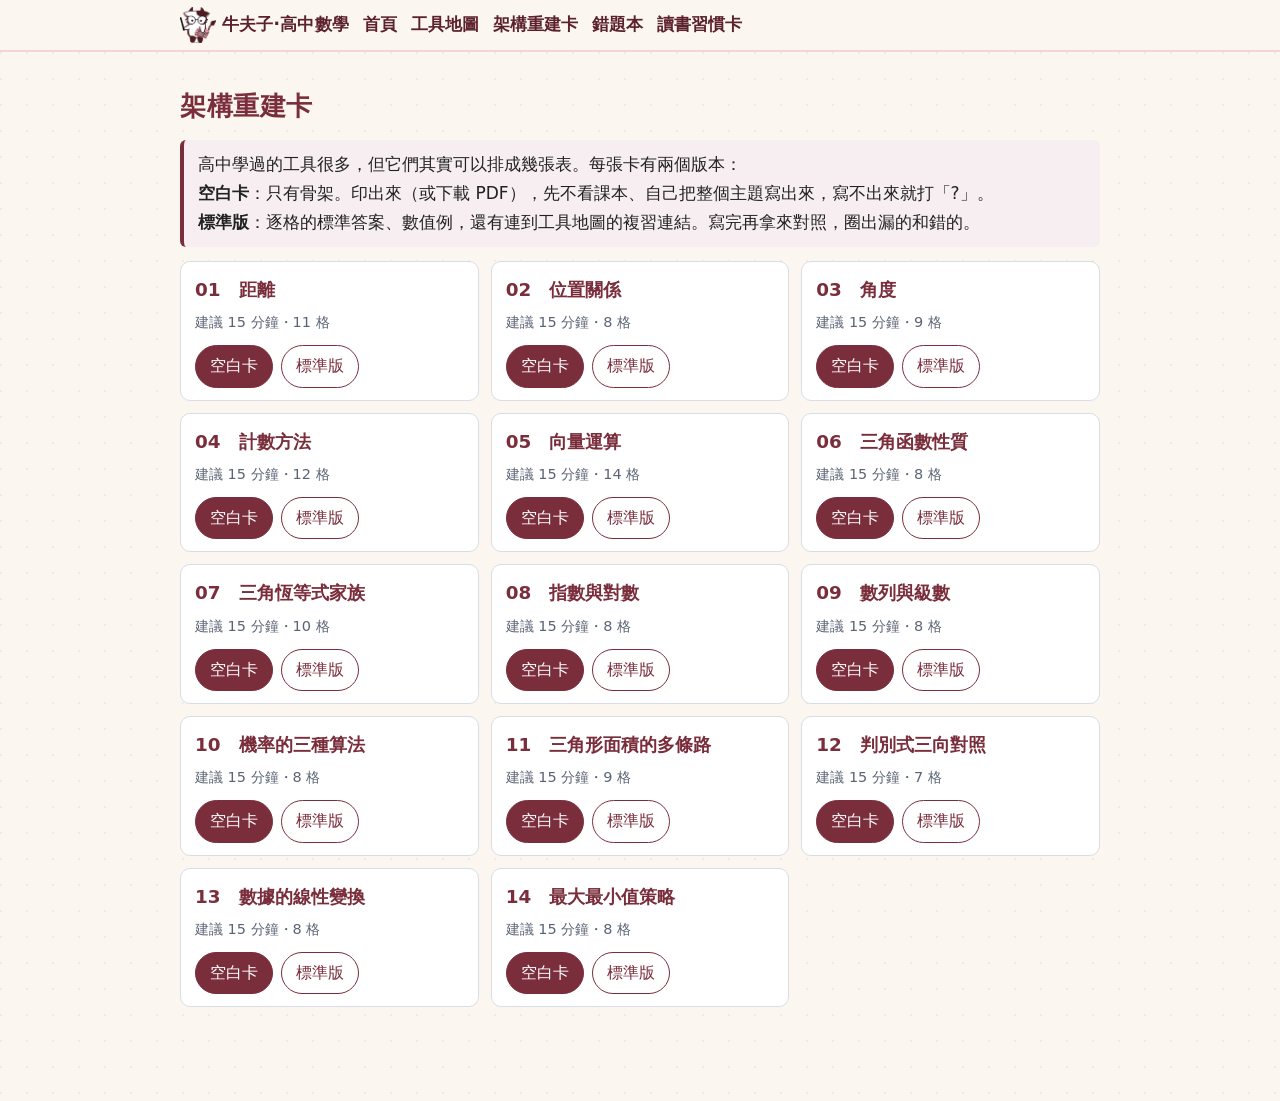
<file: frame.html>
<!DOCTYPE html>
<html lang="zh-Hant">
<head>
<meta charset="UTF-8">
<meta name="viewport" content="width=device-width, initial-scale=1">
<title>架構重建卡｜數學工具地圖</title>
<link rel="stylesheet" href="assets/katex/katex.min.css">
<link rel="stylesheet" href="assets/style.css">
<link rel="stylesheet" href="assets/theme-cow.css">
<link rel="stylesheet" href="assets/frame.css?v=20261112">
<script defer src="assets/katex/katex.min.js"></script>
<script defer src="assets/katex/auto-render.min.js"></script>
</head>
<body>
<div class="topbar"><div class="topbar-inner">
  <a class="cow-brand" href="index.html"><img class="cow-logo" src="assets/mascot/web/cow_stand.png" alt="牛夫子"><span class="brand-t">牛夫子‧高中數學</span></a>
  <a href="index.html">首頁</a>
  <a href="map.html">工具地圖</a>
  <a href="frame.html">架構重建卡</a>
  <a href="https://wrongbook.niufutzu.com/">錯題本</a>
  <a href="https://wrongbook.niufutzu.com/habits">讀書習慣卡</a>
  <span class="spacer"></span>
</div></div>

<div class="wrap fr-wrap">
  <div id="frApp"><p class="fr-note">載入中…</p></div>
</div>

<script src="data/kp.js?v=20261112"></script>
<script src="data/frame.js?v=20261030"></script>
<script src="data/frame-figs.js?v=20261112b"></script>   <!-- 卡片專用圖（make_figs.py 產生，只在標準版顯示） -->
<!-- 每張卡一個檔；新增卡片時在這裡加一行 -->
<script src="data/frame-distance.js?v=20261112b"></script>
<script src="data/frame-position.js?v=20261112"></script>
<script src="data/frame-angle.js?v=20261113a"></script>
<script src="data/frame-count.js?v=20261030"></script>
<script src="data/frame-vector.js?v=20261112"></script>
<script src="data/frame-trigfun.js?v=20261112b"></script>
<script src="data/frame-trigid.js?v=20261112b"></script>
<script src="data/frame-explog.js?v=20261112"></script>
<script src="data/frame-seq.js?v=20261102"></script>
<script src="data/frame-prob.js?v=20261102"></script>
<script src="data/frame-triarea.js?v=20261112"></script>
<script src="data/frame-disc.js?v=20261112"></script>
<script src="data/frame-stat.js?v=20261112b"></script>
<script src="data/frame-maxmin.js?v=20261112b"></script>
<script src="assets/frame.js?v=20261112"></script>
<script src="assets/wb-back.js"></script>
</body>
</html>
</file>
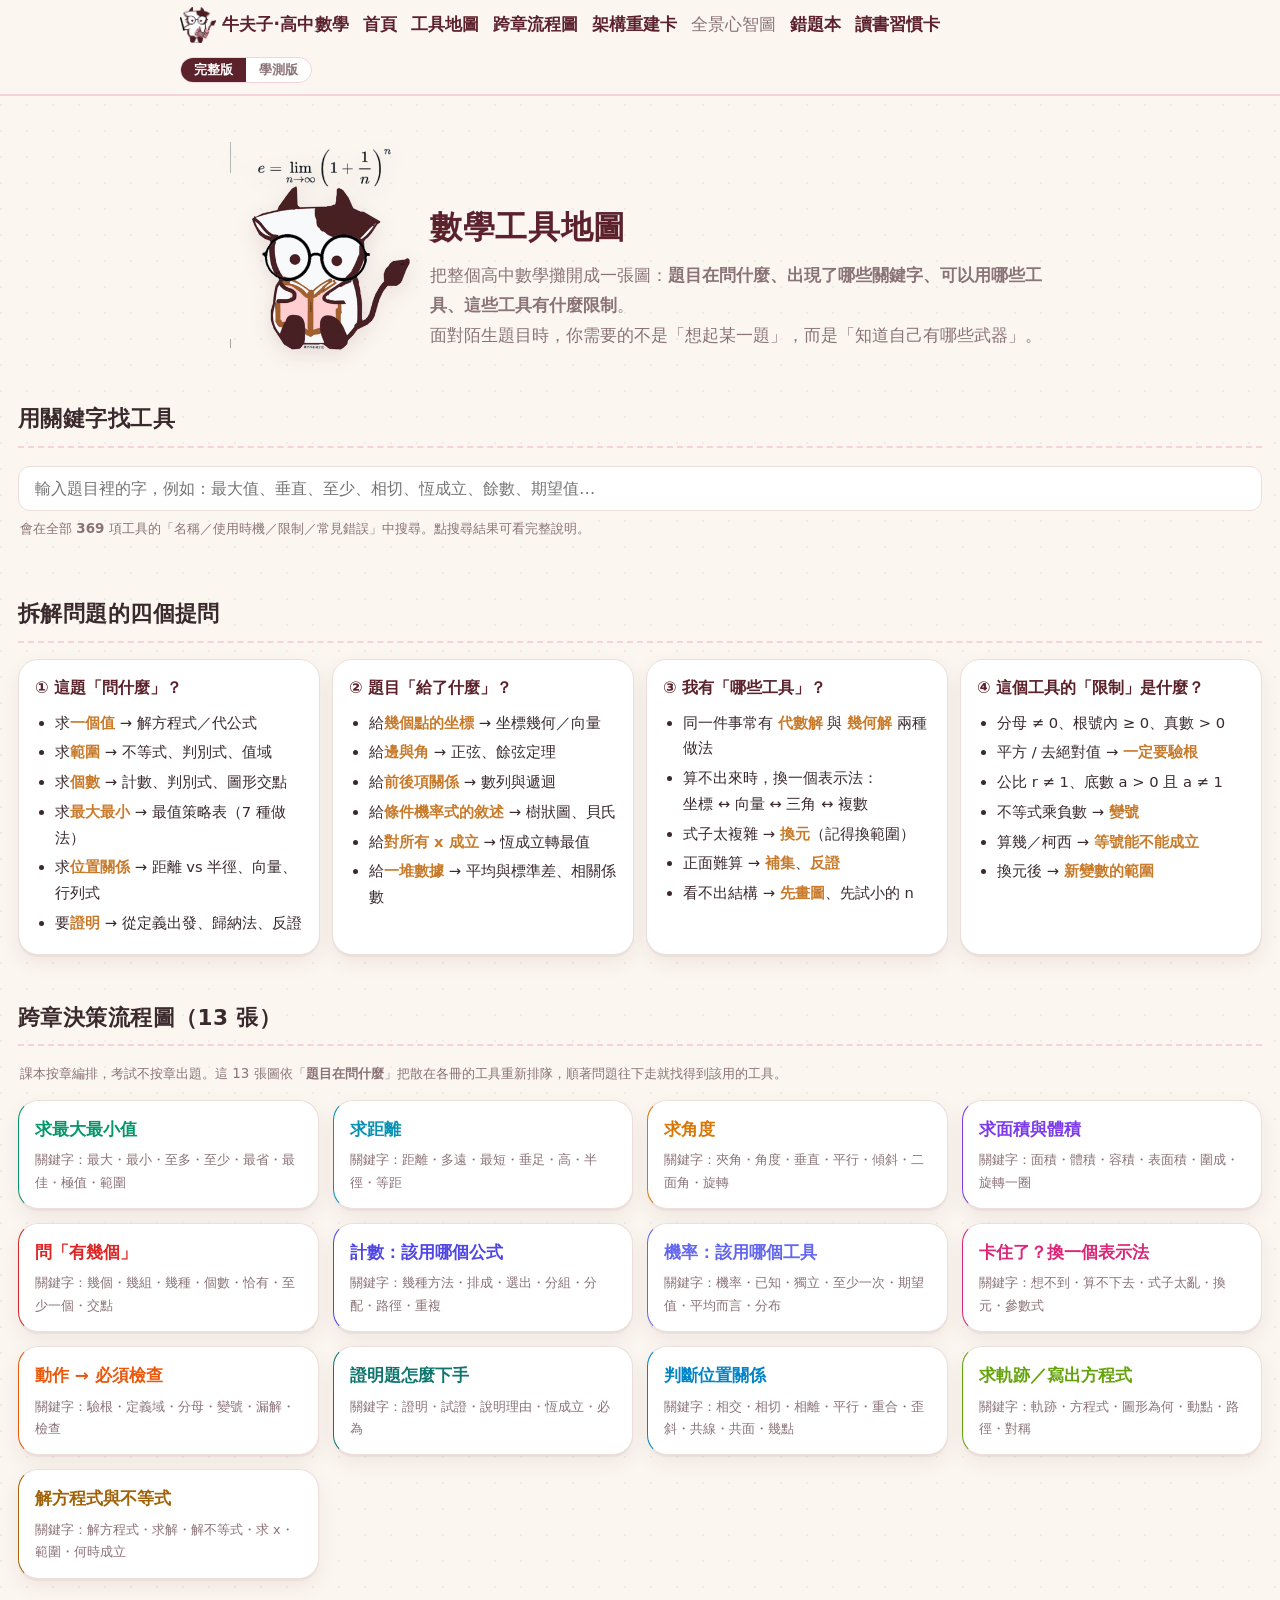
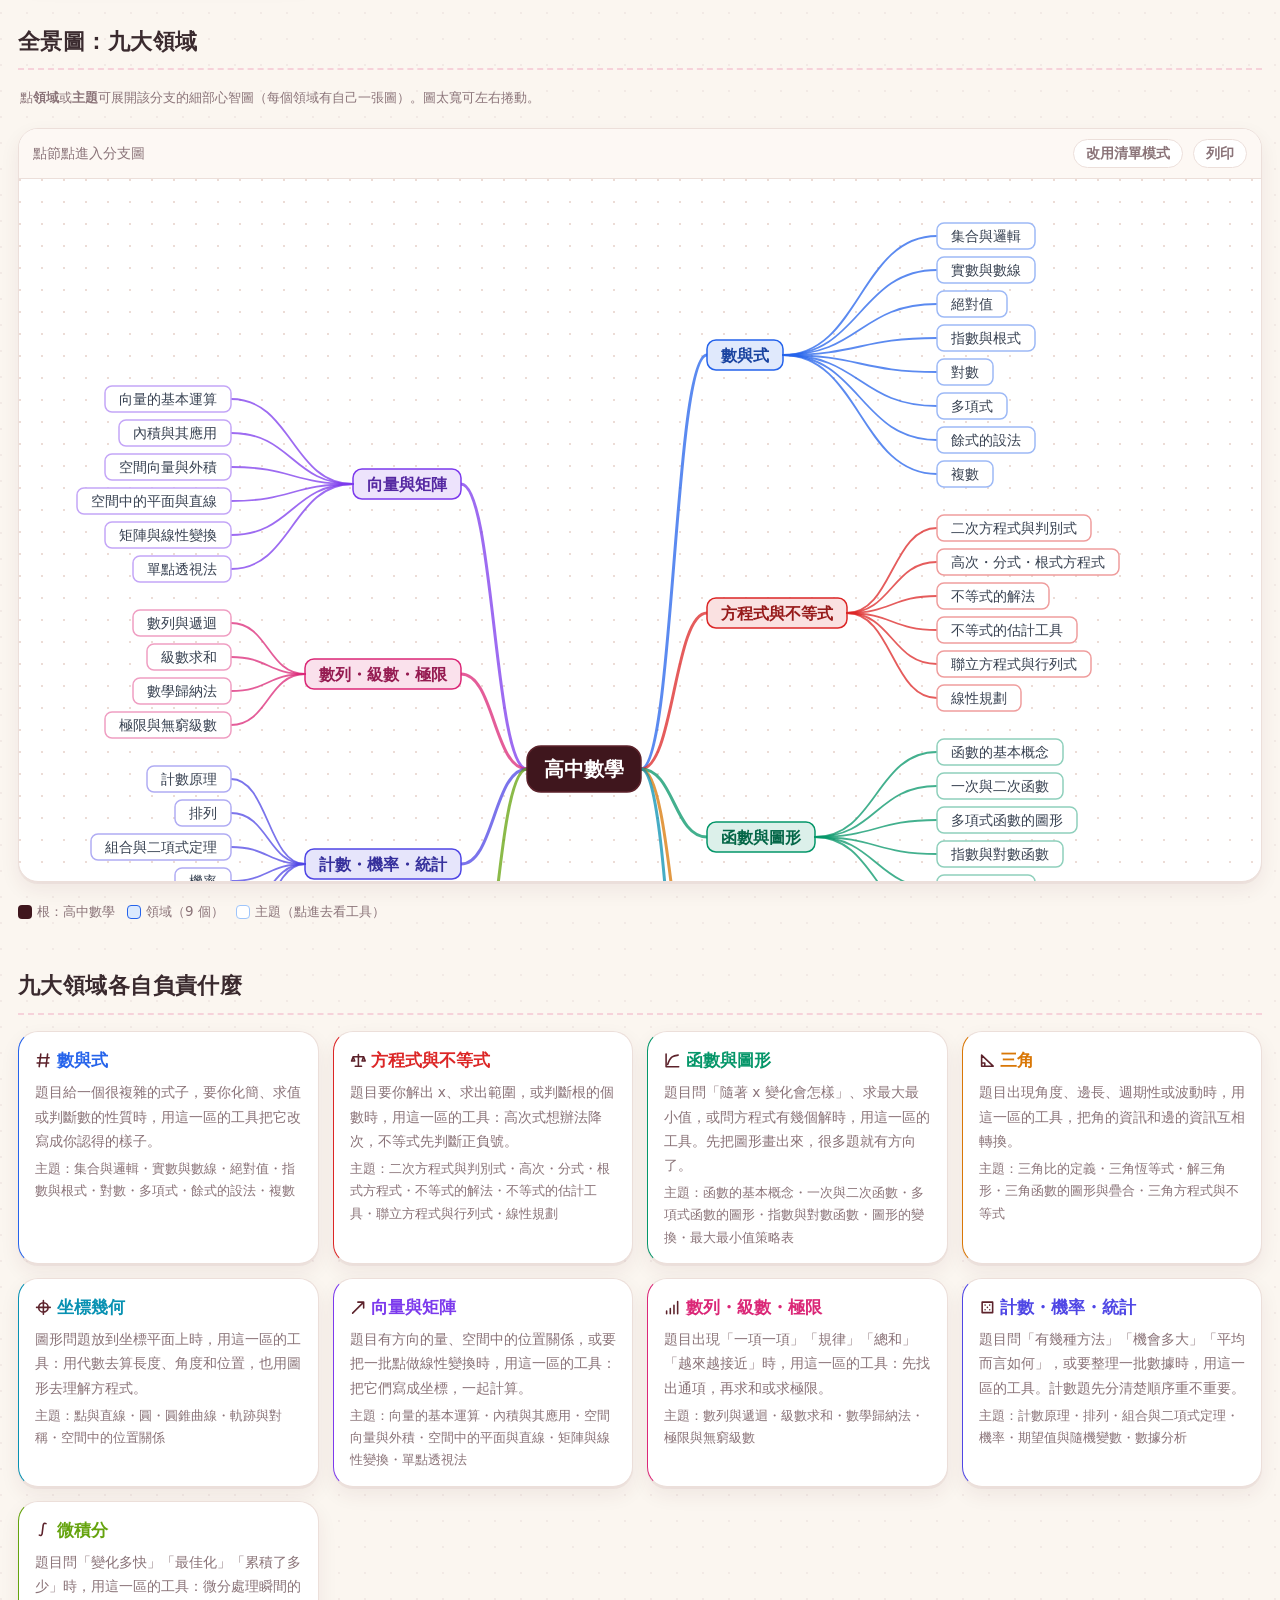
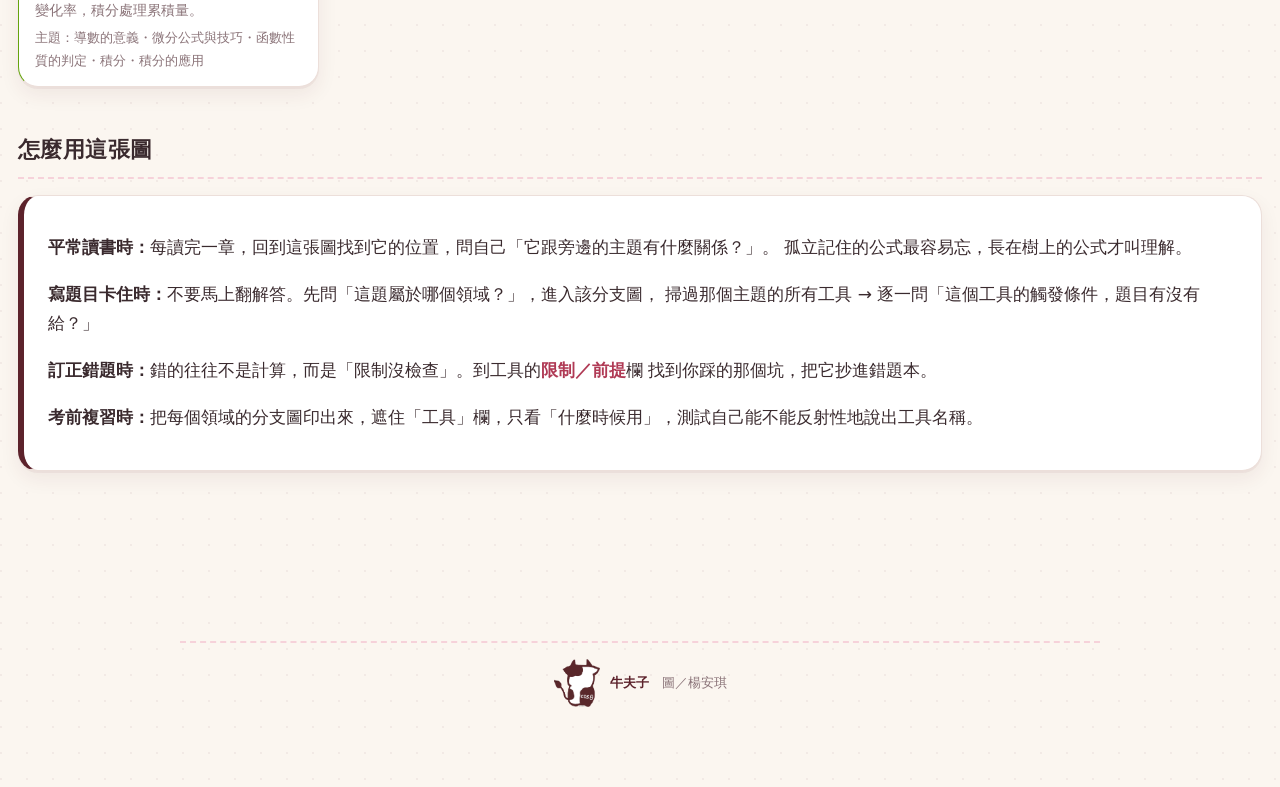
<file: map.html>
<!DOCTYPE html>
<html lang="zh-Hant">
<head>
<meta charset="UTF-8">
<meta name="viewport" content="width=device-width, initial-scale=1">
<title>數學工具地圖｜高中數學全景心智圖</title>
<link rel="stylesheet" href="assets/katex/katex.min.css">
<link rel="stylesheet" href="assets/style.css">
<link rel="stylesheet" href="assets/mapstyle.css?v=20260928">
<link rel="stylesheet" href="assets/theme-cow.css">
<script defer src="assets/katex/katex.min.js"></script>
<script defer src="assets/katex/auto-render.min.js"></script>
<script defer src="assets/mathfit.js"></script>
</head>
<body>
<div class="topbar"><div class="topbar-inner">
  <a class="cow-brand" href="index.html"><img class="cow-logo" src="assets/mascot/web/cow_stand.png" alt="牛夫子"><span class="brand-t">牛夫子‧高中數學</span></a>
  <a href="index.html">首頁</a>
  <a href="map.html">工具地圖</a>
  <a href="cross.html">跨章流程圖</a>
  <a href="frame.html">架構重建卡</a>
  <span class="crumb">全景心智圖</span>
  <a href="https://wrongbook.niufutzu.com/">錯題本</a>
  <a href="https://wrongbook.niufutzu.com/habits">讀書習慣卡</a>
  <span class="spacer"></span>
  <span id="edSwitch"></span>
</div></div>

<div class="wrap-wide">

  <div class="map-hero">
    <div class="hero-row">
      <img class="hero-cow" src="assets/mascot/web/cow_scholar.png" alt="翻著書的牛夫子">
      <div class="hero-text">
        <h1>數學工具地圖</h1>
        <p>把整個高中數學攤開成一張圖：<b>題目在問什麼、出現了哪些關鍵字、可以用哪些工具、這些工具有什麼限制</b>。<br>
        面對陌生題目時，你需要的不是「想起某一題」，而是「知道自己有哪些武器」。</p>
      </div>
    </div>
  </div>

  <div id="edBanner"></div>

  <!-- ── 關鍵字搜尋 ── -->
  <h2 class="sec">用關鍵字找工具</h2>
  <div class="kw-search">
    <input id="kwInput" type="text" placeholder="輸入題目裡的字，例如：最大值、垂直、至少、相切、恆成立、餘數、期望值…">
  </div>
  <p class="kw-hint">會在全部 <b id="toolCount">—</b> 項工具的「名稱／使用時機／限制／常見錯誤」中搜尋。點搜尋結果可看完整說明。</p>
  <div id="kwHits" class="hit-list"></div>

  <!-- ── 破題流程 ── -->
  <h2 class="sec">拆解問題的四個提問</h2>
  <div class="flow-grid">
    <div class="flow-card">
      <h4>① 這題「問什麼」？</h4>
      <ul>
        <li>求<b>一個值</b> → 解方程式／代公式</li>
        <li>求<b>範圍</b> → 不等式、判別式、值域</li>
        <li>求<b>個數</b> → 計數、判別式、圖形交點</li>
        <li>求<b>最大最小</b> → 最值策略表（7 種做法）</li>
        <li>求<b>位置關係</b> → 距離 vs 半徑、向量、行列式</li>
        <li>要<b>證明</b> → 從定義出發、歸納法、反證</li>
      </ul>
    </div>
    <div class="flow-card">
      <h4>② 題目「給了什麼」？</h4>
      <ul>
        <li>給<b>幾個點的坐標</b> → 坐標幾何／向量</li>
        <li>給<b>邊與角</b> → 正弦、餘弦定理</li>
        <li>給<b>前後項關係</b> → 數列與遞迴</li>
        <li>給<b>條件機率式的敘述</b> → 樹狀圖、貝氏</li>
        <li>給<b>對所有 x 成立</b> → 恆成立轉最值</li>
        <li>給<b>一堆數據</b> → 平均與標準差、相關係數</li>
      </ul>
    </div>
    <div class="flow-card">
      <h4>③ 我有「哪些工具」？</h4>
      <ul>
        <li>同一件事常有 <b>代數解</b> 與 <b>幾何解</b> 兩種做法</li>
        <li>算不出來時，換一個表示法：<br>坐標 ↔ 向量 ↔ 三角 ↔ 複數</li>
        <li>式子太複雜 → <b>換元</b>（記得換範圍）</li>
        <li>正面難算 → <b>補集</b>、<b>反證</b></li>
        <li>看不出結構 → <b>先畫圖</b>、先試小的 n</li>
      </ul>
    </div>
    <div class="flow-card">
      <h4>④ 這個工具的「限制」是什麼？</h4>
      <ul>
        <li>分母 ≠ 0、根號內 ≥ 0、真數 &gt; 0</li>
        <li>平方 / 去絕對值 → <b>一定要驗根</b></li>
        <li>公比 r ≠ 1、底數 a &gt; 0 且 a ≠ 1</li>
        <li>不等式乘負數 → <b>變號</b></li>
        <li>算幾／柯西 → <b>等號能不能成立</b></li>
        <li>換元後 → <b>新變數的範圍</b></li>
      </ul>
    </div>
  </div>

  <!-- ── 跨章流程圖入口 ── -->
  <h2 class="sec">跨章決策流程圖（13 張）</h2>
  <p class="kw-hint">課本按章編排，考試不按章出題。這 13 張圖依「<b>題目在問什麼</b>」把散在各冊的工具重新排隊，順著問題往下走就找得到該用的工具。</p>
  <div class="dom-grid" id="crossCards"></div>

  <!-- ── 總圖 ── -->
  <h2 class="sec">全景圖：九大領域</h2>
  <p class="kw-hint">點<b>領域</b>或<b>主題</b>可展開該分支的細部心智圖（每個領域有自己一張圖）。圖太寬可左右捲動。</p>
  <div class="mm-shell">
    <div class="mm-bar">
      <span>點節點進入分支圖</span>
      <span class="sp"></span>
      <button id="viewToggle">改用清單模式</button>
      <button onclick="window.print()">列印</button>
    </div>
    <div class="mm-scroll" id="masterMap"></div>
  </div>

  <div class="legend">
    <span><i style="background:var(--cow-wine-d,#1f2937)"></i>根：高中數學</span>
    <span><i style="background:#dbeafe;border:1.5px solid #2563eb"></i>領域（9 個）</span>
    <span><i style="background:#fff;border:1.5px solid #9ec5fb"></i>主題（點進去看工具）</span>
  </div>

  <!-- ── 領域卡 ── -->
  <h2 class="sec">九大領域各自負責什麼</h2>
  <div id="domCards"></div>

  <!-- ── 使用建議 ── -->
  <h2 class="sec">怎麼用這張圖</h2>
  <div class="card concept">
    <p><b>平常讀書時：</b>每讀完一章，回到這張圖找到它的位置，問自己「它跟旁邊的主題有什麼關係？」。
    孤立記住的公式最容易忘，長在樹上的公式才叫理解。</p>
    <p><b>寫題目卡住時：</b>不要馬上翻解答。先問「這題屬於哪個領域？」，進入該分支圖，
    掃過那個主題的所有工具 → 逐一問「這個工具的觸發條件，題目有沒有給？」</p>
    <p><b>訂正錯題時：</b>錯的往往不是計算，而是「限制沒檢查」。到工具的<span style="color:var(--red);font-weight:700">限制／前提</span>欄
    找到你踩的那個坑，把它抄進錯題本。</p>
    <p><b>考前複習時：</b>把每個領域的分支圖印出來，遮住「工具」欄，只看「什麼時候用」，測試自己能不能反射性地說出工具名稱。</p>
  </div>

</div>

<script src="data/site.js?v=20260928"></script>
<script src="data/scope.js?v=20261112k"></script>
<script src="data/crossmap.js?v=20261113a"></script>
<script src="data/toolmap.js?v=20260928"></script>
<script src="data/tm-1-number.js?v=20261113a"></script>
<script src="data/tm-2-equation.js?v=20261113a"></script>
<script src="data/tm-3-function.js?v=20261113a"></script>
<script src="data/tm-4-trig.js?v=20261113a"></script>
<script src="data/tm-5-geometry.js?v=20261113a"></script>
<script src="data/tm-6-vector.js?v=20261113a"></script>
<script src="data/tm-7-sequence.js?v=20261113a"></script>
<script src="data/tm-8-prob.js?v=20261113a"></script>
<script src="data/tm-9-calculus.js?v=20261113a"></script>
<script src="data/curriculum.js?v=20261030"></script>
<script src="data/kp.js?v=20261112"></script>
<script src="data/kp-tools.js?v=20261112k"></script>
<script src="data/kp-practice.js?v=20261112k"></script>
<script src="assets/nfz-icons.js?v=20261107"></script>
<script src="assets/map.js?v=20260928"></script>
<script>
document.addEventListener("DOMContentLoaded", function () {
  MathMap.mountEditionSwitch("edSwitch");
  MathMap.renderEditionBanner("edBanner");
  MathMap.viewController("viewToggle", function (mode) {
    var box = document.getElementById("masterMap");
    box.classList.toggle("list", mode === "list");
    if (mode === "list") MathMap.renderMasterList("masterMap");
    else MathMap.renderMaster("masterMap");
  });
  MathMap.renderDomainCards("domCards");
  MathMap.bindSearch("kwInput", "kwHits");
  document.getElementById("toolCount").textContent = MathMap.allTools().length;

  var cc = document.getElementById("crossCards");
  CROSSMAP.forEach(function (c) {
    var a = document.createElement("a");
    a.className = "dom-card";
    a.href = "cross.html#c=" + c.id;
    a.style.borderLeftColor = c.color;
    a.innerHTML = '<span class="dc-t" style="color:' + c.color + '">' + c.n + "</span>" +
      '<span class="dc-k">關鍵字：' + c.when.join("・") + "</span>";
    cc.appendChild(a);
  });
});
</script>
<div class="wrap"><div class="cow-credit">
  <img src="assets/mascot/web/cow_cos.png" alt="牛夫子的背影">
  <div><b>牛夫子</b>　圖／楊安琪</div>
</div></div>
<script src="assets/wb-back.js"></script>
</body>
</html>
</file>
<file: assets/style.css>
/* 高中數學教學系統 — 共用樣式 */
:root {
  --bg: #f7f8fb;
  --card: #ffffff;
  --ink: #1f2937;
  --ink-soft: #6b7280;
  --line: #e5e7eb;
  --blue: #2563eb;      /* 概念 */
  --blue-soft: #eff6ff;
  --amber: #d97706;     /* 關鍵字破題 */
  --amber-soft: #fffbeb;
  --green: #059669;     /* 例題 */
  --green-soft: #ecfdf5;
  --purple: #7c3aed;    /* 檢核 */
  --purple-soft: #f5f3ff;
  --red: #dc2626;
  --radius: 14px;
  --shadow: 0 1px 3px rgba(0,0,0,.06), 0 4px 14px rgba(0,0,0,.04);
}
* { box-sizing: border-box; }
html { scroll-behavior: smooth; }
body {
  margin: 0; background: var(--bg); color: var(--ink);
  font-family: "Segoe UI", "Microsoft JhengHei", "PingFang TC", system-ui, sans-serif;
  line-height: 1.75; font-size: 17px;
}
.wrap { max-width: 960px; margin: 0 auto; padding: 24px 20px 80px; }

/* ── 頁首導覽 ── */
.topbar {
  position: sticky; top: 0; z-index: 50;
  background: rgba(255,255,255,.92); backdrop-filter: blur(8px);
  border-bottom: 1px solid var(--line);
}
.topbar-inner {
  max-width: 960px; margin: 0 auto; padding: 10px 20px;
  display: flex; align-items: center; gap: 14px; flex-wrap: wrap;
}
.topbar a { color: var(--blue); text-decoration: none; font-weight: 600; }
.topbar a:hover { text-decoration: underline; }
.topbar .crumb { color: var(--ink-soft); font-weight: 400; }
.topbar .spacer { flex: 1; }

/* ── 標題 ── */
h1 { font-size: 1.9rem; margin: 18px 0 4px; }
h1 .ch-num { color: var(--ink-soft); font-size: 1.1rem; font-weight: 600; margin-right: 10px; }
.subtitle { color: var(--ink-soft); margin: 0 0 24px; }
h2.sec {
  display: flex; align-items: center; gap: 10px;
  font-size: 1.35rem; margin: 44px 0 16px; padding-bottom: 8px;
  border-bottom: 2px solid var(--line);
}
h2.sec .tag {
  font-size: .8rem; padding: 3px 10px; border-radius: 999px; color: #fff; font-weight: 700;
}
.tag-concept { background: var(--blue); }
.tag-keyword { background: var(--amber); }
.tag-example { background: var(--green); }
.tag-check   { background: var(--purple); }
h3 { font-size: 1.12rem; margin: 26px 0 10px; }

/* ── 卡片 ── */
.card {
  background: var(--card); border: 1px solid var(--line);
  border-radius: var(--radius); box-shadow: var(--shadow);
  padding: 20px 24px; margin: 16px 0;
}
.card.concept { border-left: 5px solid var(--blue); }
.card.keyword { border-left: 5px solid var(--amber); }
.card.example { border-left: 5px solid var(--green); }
.card.check   { border-left: 5px solid var(--purple); }

/* 重點框 */
.callout {
  border-radius: 10px; padding: 14px 18px; margin: 14px 0;
  border: 1px solid transparent;
}
.callout.idea   { background: var(--blue-soft); border-color: #bfdbfe; }
.callout.warn   { background: #fef2f2; border-color: #fecaca; }
.callout.tip    { background: var(--amber-soft); border-color: #fde68a; }
.callout.formula{ background: var(--green-soft); border-color: #a7f3d0; }
.callout .co-title { font-weight: 700; margin-bottom: 4px; }

/* ── 圖像區 ── */
.fig { text-align: center; margin: 18px auto; }
.fig svg { max-width: 100%; height: auto; }
/* 容器裡的「svg」規則（這裡、theme-cow／handout-pro 的底色框線、frame.css、對話框圖）不能選到 KaTeX 根號用的 svg，
   否則根號被壓扁成 1.6px 高、還多出底色框線（11-05 國中九上圓「三角形怎麼算」圖說 4√3 只剩數字）。用 !important 才不受載入順序影響。 */
.fig .katex svg, .fr-fig .katex svg, .hc-fig-img .katex svg, .hc-figzoom-img .katex svg {
  max-width: none !important; height: inherit !important; background: none !important; border: 0 !important; border-radius: 0 !important;
}
.fig .caption { font-size: .88rem; color: var(--ink-soft); margin-top: 6px; }
.interactive-box {
  background: #fbfcfe; border: 1.5px dashed #c7d2fe; border-radius: 10px;
  padding: 16px; margin: 16px 0;
}
.interactive-box .ctrl { display: flex; align-items: center; gap: 10px; flex-wrap: wrap; margin: 8px 0; }
.interactive-box label { font-size: .92rem; color: var(--ink-soft); min-width: 90px; }
.interactive-box input[type=range] { flex: 1; min-width: 140px; accent-color: var(--blue); }
.interactive-box .val { font-family: Consolas, monospace; font-weight: 700; color: var(--blue); min-width: 56px; }

/* ── 關鍵字破題表 ── */
table.kw {
  width: 100%; border-collapse: collapse; margin: 12px 0; font-size: .95rem;
  background: var(--card);
}
table.kw th, table.kw td { border: 1px solid var(--line); padding: 9px 12px; text-align: left; vertical-align: top; }
table.kw th { background: var(--amber-soft); color: #92400e; }
table.kw td.kw-key { font-weight: 700; color: var(--amber); white-space: nowrap; }
@media (max-width: 640px){ table.kw td.kw-key { white-space: normal; } }
.kw-scroll { overflow-x: auto; }

/* ── 例題 ── */
.exm { margin: 26px 0; }
.exm .exm-head {
  display: flex; align-items: baseline; gap: 10px; flex-wrap: wrap;
  font-weight: 700; font-size: 1.05rem; color: var(--green);
}
.exm .exm-src { font-size: .82rem; color: var(--ink-soft); font-weight: 400; }
.exm .exm-body { margin: 8px 0 12px; }
.badge {
  display: inline-block; font-size: .78rem; padding: 2px 9px; border-radius: 999px;
  background: var(--green-soft); color: var(--green); border: 1px solid #a7f3d0; font-weight: 600;
}
.badge.beyond { background: #fdf4ff; color: #a21caf; border-color: #f0abfc; }

/* 解法分頁 */
.sol-tabs { display: flex; gap: 8px; flex-wrap: wrap; margin: 10px 0 0; }
.sol-tabs button {
  border: 1.5px solid var(--line); background: #fff; border-radius: 999px;
  padding: 6px 16px; cursor: pointer; font-size: .92rem; font-weight: 600; color: var(--ink-soft);
  font-family: inherit;
}
.sol-tabs button.active { border-color: var(--green); color: var(--green); background: var(--green-soft); }
.sol-panel { display: none; padding: 14px 16px; border: 1px solid var(--line); border-top: none;
  border-radius: 0 0 10px 10px; background: #fcfefd; }
.sol-panel.active { display: block; }
.sol-wrap { margin-top: 10px; border-radius: 10px; }

/* 顯示/隱藏解答 */
.reveal-btn {
  display: inline-block; background: var(--green); color: #fff; border: none;
  padding: 8px 20px; border-radius: 8px; cursor: pointer; font-size: .95rem; font-weight: 700;
  font-family: inherit;
}
.reveal-btn:hover { filter: brightness(1.08); }
.reveal-target { display: none; }
.reveal-target.shown { display: block; }
.think-first {
  font-size: .88rem; color: var(--ink-soft); margin: 6px 0;
}

/* ── 檢核測驗 ── */
.quiz-q { border-top: 1px solid var(--line); padding: 16px 0; }
.quiz-q:first-child { border-top: none; }
.quiz-q .q-text { font-weight: 600; margin-bottom: 10px; }
.quiz-q .q-no { color: var(--purple); font-weight: 800; margin-right: 6px; }
.quiz-opts { display: grid; gap: 8px; }
.quiz-opts label {
  display: flex; gap: 10px; align-items: baseline; padding: 8px 12px;
  border: 1.5px solid var(--line); border-radius: 8px; cursor: pointer; background: #fff;
}
.quiz-opts label:hover { border-color: #c4b5fd; }
.quiz-opts label.sel { border-color: var(--purple); background: var(--purple-soft); }
.quiz-opts label.correct { border-color: var(--green); background: var(--green-soft); }
.quiz-opts label.wrong { border-color: var(--red); background: #fef2f2; }
.quiz-num input {
  font-size: 1rem; padding: 8px 12px; border: 1.5px solid var(--line); border-radius: 8px;
  width: 180px; font-family: Consolas, monospace;
}
.quiz-fb { margin-top: 8px; font-size: .92rem; display: none; }
.quiz-fb.shown { display: block; }
.quiz-fb .fb-ok { color: var(--green); font-weight: 700; }
.quiz-fb .fb-no { color: var(--red); font-weight: 700; }
.quiz-fb .fb-sol { color: var(--ink-soft); }
.quiz-submit {
  background: var(--purple); color: #fff; border: none; border-radius: 10px;
  padding: 12px 28px; font-size: 1.02rem; font-weight: 700; cursor: pointer; margin-top: 14px;
  font-family: inherit;
}
.quiz-submit:hover { filter: brightness(1.08); }
.quiz-result {
  margin-top: 16px; padding: 14px 18px; border-radius: 10px; font-weight: 600; display: none;
}
.quiz-result.pass { display: block; background: var(--green-soft); border: 1px solid #a7f3d0; color: #065f46; }
.quiz-result.fail { display: block; background: #fff7ed; border: 1px solid #fed7aa; color: #9a3412; }

/* ── 首頁 ── */
.hero { text-align: center; padding: 34px 0 10px; }
.hero h1 { font-size: 2.2rem; margin-bottom: 6px; }
.hero p { color: var(--ink-soft); }
.sem-tabs { display: flex; gap: 8px; flex-wrap: wrap; justify-content: center; margin: 22px 0; }
.sem-tabs button {
  border: 1.5px solid var(--line); background: #fff; border-radius: 999px;
  padding: 8px 20px; cursor: pointer; font-weight: 700; font-size: .98rem; color: var(--ink-soft);
  font-family: inherit;
}
.sem-tabs button.active { border-color: var(--blue); color: var(--blue); background: var(--blue-soft); }
.ch-grid { display: grid; grid-template-columns: repeat(auto-fill, minmax(270px, 1fr)); gap: 14px; }
.ch-card {
  background: var(--card); border: 1px solid var(--line); border-radius: var(--radius);
  padding: 16px 18px; box-shadow: var(--shadow); text-decoration: none; color: var(--ink);
  display: flex; flex-direction: column; gap: 6px; transition: transform .12s, box-shadow .12s;
  position: relative;
}
.ch-card:hover { transform: translateY(-2px); box-shadow: 0 4px 18px rgba(0,0,0,.09); }
.ch-card .ch-title { font-weight: 700; font-size: 1.04rem; }
.ch-card .ch-num2 { color: var(--blue); font-weight: 800; font-size: .85rem; }
.ch-card .ch-desc { font-size: .87rem; color: var(--ink-soft); }
.ch-card .ch-status { font-size: .82rem; margin-top: auto; padding-top: 6px; }
.st-mastered { color: var(--green); font-weight: 700; }
.st-partial  { color: var(--amber); font-weight: 700; }
.st-none     { color: var(--ink-soft); }
.sem-progress { margin: 10px 0 18px; font-size: .92rem; color: var(--ink-soft); text-align: center; }
.pbar { height: 8px; background: var(--line); border-radius: 999px; overflow: hidden; max-width: 420px; margin: 6px auto; }
.pbar > div { height: 100%; background: linear-gradient(90deg, var(--blue), var(--green)); border-radius: 999px; }

/* 章節內目錄 */
.toc { display: flex; gap: 8px; flex-wrap: wrap; margin: 14px 0 6px; }
.toc a {
  font-size: .85rem; text-decoration: none; padding: 4px 12px; border-radius: 999px;
  border: 1px solid var(--line); color: var(--ink-soft); background: #fff;
}
.toc a:hover { color: var(--blue); border-color: var(--blue); }

/* 章末導航 */
.ch-nav { display: flex; justify-content: space-between; gap: 12px; margin-top: 40px; flex-wrap: wrap; }
.ch-nav a {
  text-decoration: none; color: var(--blue); font-weight: 700;
  padding: 10px 18px; border: 1.5px solid var(--line); border-radius: 10px; background: #fff;
}
.ch-nav a:hover { border-color: var(--blue); }

/* 長數學式在窄螢幕要自己橫捲，不能撐破頁面 */
.katex-display { overflow-x: auto; overflow-y: hidden; padding: 3px 0; }
.katex-display > .katex { text-align: initial; }

@media print {
  .topbar, .quiz-submit, .reveal-btn, .sol-tabs { display: none; }
  .katex-display { overflow: visible; }
  .reveal-target, .sol-panel { display: block !important; }
  body { background: #fff; }
  .card { box-shadow: none; }
}
</file>
<file: assets/theme-cow.css>
/* 牛夫子主題（最後載入，覆寫 style.css / mapstyle.css / figstyle.css）
 *
 * 色票取自楊安琪筆下的牛夫子：斑塊的深酒紅、數學課本的粉紅、圓框眼鏡的黑、紙張的米白。
 * 只改「外觀」不改結構，所以把它拿掉整份地圖仍然能用。 */

:root {
  /* ── 牛夫子原色 ── */
  --cow-wine: #5c222b;        /* 身上的斑塊、輪廓 */
  --cow-wine-d: #3f161d;      /* 更深，用在根節點與深色底 */
  --cow-wine-l: #8a4450;
  --cow-pink: #f7a8b8;        /* 數學課本 */
  --cow-pink-soft: #fdebef;
  --cow-pink-line: #f6d2da;
  --cow-ink: #1a1a1a;         /* 眼鏡 */
  --cow-cream: #fbf6f0;       /* 紙張 */
  --cow-tan: #c98a47;         /* 書本封面 */

  /* ── 覆寫共用色票 ── */
  --bg: #fbf6f0;
  --card: #ffffff;
  --ink: #3a2a2e;
  --ink-soft: #8a7378;
  --line: #ecdfda;
  --blue: #7a2e3c;            /* 原「概念藍」→ 酒紅 */
  --blue-soft: #fceff1;
  --amber: #c97b2c;
  --amber-soft: #fff6ea;
  --green: #4e7a34;
  --green-soft: #f1f7ea;
  --purple: #8e3b62;
  --purple-soft: #fbeff5;
  --red: #b03a55;
  --radius: 20px;
  --shadow: 0 2px 0 rgba(92, 34, 43, .05), 0 8px 20px rgba(92, 34, 43, .07);
}

/* 米白紙感：極淡的圓點，像方格筆記本翻面 */
body {
  background-color: var(--cow-cream);
  background-image: radial-gradient(circle at 1px 1px, rgba(92, 34, 43, .055) 1px, transparent 0);
  background-size: 26px 26px;
}

/* ── 頁首：牛夫子當 logo ── */
.topbar {
  background: rgba(251, 246, 240, .93);
  border-bottom: 2px solid var(--cow-pink-line);
}
.topbar a { color: var(--cow-wine); }
.topbar .crumb { color: var(--ink-soft); }
.cow-logo {
  height: 36px; width: auto; margin: -6px 4px -6px 0; vertical-align: middle;
  flex: 0 0 auto;
}
.cow-brand {
  display: inline-flex; align-items: center; gap: 2px;
  font-weight: 800; color: var(--cow-wine); text-decoration: none; letter-spacing: .02em;
}
.cow-brand:hover { text-decoration: none; }

/* ── 標題 ── */
h1, h2.sec, h3 { letter-spacing: .02em; }
h2.sec { border-bottom: 2px dashed var(--cow-pink-line); }
h2.sec .tag { border-radius: 999px; }
.tag-concept { background: var(--cow-wine); }
.map-hero h1 { color: var(--cow-wine); }

/* ── 卡片：加粗描邊 + 圓角，像貼紙 ── */
.card, .flow-card, .dom-card, .fig-card, .mm-shell, .lv-item, .cx-note, .hit,
.tbl-scroll, .ed-banner {
  border-width: 1.5px; border-radius: var(--radius);
}
.card.concept { border-left: 6px solid var(--cow-wine); }
.flow-card h4 { color: var(--cow-wine); }
.flow-card b { color: var(--amber); }

/* ── 首頁 hero：牛夫子站旁邊 ── */
.map-hero, .hero { position: relative; }
.hero-cow {
  display: block; margin: 6px auto -2px; width: min(220px, 46vw); height: auto;
  filter: drop-shadow(0 6px 10px rgba(92, 34, 43, .12));
}
.hero-row {
  display: flex; align-items: flex-end; justify-content: center; gap: 20px; flex-wrap: wrap;
  text-align: left;
}
.hero-row .hero-cow { margin: 0; width: min(180px, 38vw); }
.hero-row .hero-text { max-width: 620px; }

/* ── 首頁的行動鈕（取代原本寫死的深灰／藍紫） ── */
.cow-btn {
  display: inline-block; margin: 4px; padding: 10px 22px; border-radius: 999px;
  font-weight: 700; text-decoration: none;
  background: var(--cow-wine); color: #fff; border: 2px solid var(--cow-wine);
}
.cow-btn:hover { background: var(--cow-wine-d); border-color: var(--cow-wine-d); text-decoration: none; }
.cow-btn.ghost { background: #fff; color: var(--cow-wine); }
.cow-btn.ghost:hover { background: var(--cow-pink-soft); }

/* ── 牛夫子說（提示框） ── */
.cow-say {
  display: flex; align-items: flex-start; gap: 14px;
  background: var(--cow-pink-soft); border: 2px solid var(--cow-pink-line);
  border-radius: var(--radius); padding: 14px 18px; margin: 16px 0;
}
.cow-say > img { flex: 0 0 78px; width: 78px; height: auto; }
.cow-say .say-body { flex: 1; min-width: 0; font-size: .96rem; }
.cow-say .say-t {
  font-weight: 800; color: var(--cow-wine); margin-bottom: 3px; display: block;
}

/* ── 空狀態：疑問牛 ── */
.cow-empty {
  display: flex; flex-direction: column; align-items: center; gap: 6px;
  padding: 26px 10px; color: var(--ink-soft); text-align: center;
}
.cow-empty img { width: 132px; height: auto; opacity: .95; }

/* 抽屜「常見錯誤」旁的牛夫子 */
.dw-sec .cow-mini {
  width: 40px; height: auto; float: right; margin: -6px 0 4px 8px;
}

/* ── 按鈕／膠囊 ── */
.mm-bar button, .cx-tabs button, .gal-nav a, .lv-chip {
  border-radius: 999px; border-width: 1.5px;
}
.mm-bar button:hover, .gal-nav a:hover { border-color: var(--cow-wine); color: var(--cow-wine); }
.ed-sw { border: 1.5px solid var(--cow-pink-line); background: #fff; }
.ed-sw button.on { background: var(--cow-wine); color: #fff; }

/* ── 心智圖畫布：換成米白格點 ── */
.mm-scroll {
  background: radial-gradient(circle at 1px 1px, #ecdcd6 1px, transparent 0) 0 0/22px 22px;
}
.mm-bar { background: #fdf8f4; }

/* ── 圖卡：底色改成米白，讓透明底的幾何圖融進去 ── */
.fig-card { background: #fffdfb; }
.fig-card .fc-fig { background: #fff; border: 1.5px solid #f4e9e6; border-radius: 14px; }
.fig-card:hover { border-color: var(--cow-pink); }
.fig-card .fc-w { color: #a85b1e; }
.fig-card .fc-l { color: var(--red); }
.fig.fig-lg { border: 1.5px solid #f4e9e6; border-radius: 16px; background: #fff; }

/* ── 表格 ── */
table.tools th { background: var(--cow-pink-soft); color: var(--cow-wine); }
table.tools td.t-l { color: var(--red); }

/* ── 年級／幾何標籤 ── */
.g-chip { background: var(--cow-pink-soft); color: var(--cow-wine); }
.geo-chip { background: #eef6e8; color: var(--green); }

/* ── 抽屜 ── */
.mm-drawer { border-left: 2px solid var(--cow-pink-line); }
.mm-drawer .dw-head { border-bottom: 2px dashed var(--cow-pink-line); }
.mm-drawer .dw-head h3 { color: var(--cow-wine); }
.dw-formula { background: var(--cow-pink-soft); border: 1.5px solid var(--cow-pink-line); }
.lab-f { background: var(--cow-pink-soft); color: var(--cow-wine); }

/* ── 頁尾署名 ── */
.cow-credit {
  margin: 40px 0 0; padding-top: 16px; border-top: 2px dashed var(--cow-pink-line);
  font-size: .84rem; color: var(--ink-soft); display: flex; align-items: center; gap: 10px;
}
.cow-credit img { width: 46px; height: auto; }

@media (max-width: 720px) {
  .hero-row { justify-content: center; text-align: center; }
  .cow-say > img { flex: 0 0 58px; width: 58px; }
}

/* 手機：頁首只留牛頭與圖示，否則置頂列會吃掉四分之一個螢幕 */
@media (max-width: 620px) {
  .topbar-inner { gap: 10px; padding: 7px 14px; font-size: .93rem; }
  .cow-brand .brand-t, .topbar .crumb { display: none; }
  .cow-logo { height: 30px; margin: -4px 0; }
  .ed-sw button { padding: 3px 9px; font-size: .78rem; }
}

@media print {
  body { background: #fff; }
  .hero-cow, .cow-say > img, .cow-empty img, .dw-sec .cow-mini, .cow-credit img { display: none; }
}

/* ════════════════════════════════════════════════════════
   高中講義追加層（handouts/）
   國中工具地圖沒有的版位：例題卡、類似題、題庫區、詳解卡、教學手冊。
   只改外觀；拿掉這個檔案講義仍能正常閱讀。
   ════════════════════════════════════════════════════════ */

/* ── 貼紙感：加粗描邊 + 大圓角 ── */
.ex, .sim, .qbank, .sol, .story, .hd-hero, .interactive-box,
.callout, .link, .ask, .think-first {
  border-radius: var(--radius);
}
.ex, .qbank, .sol, .story { border-width: 1.5px; }
.ex { border-left-width: 6px; }
.sim { border-left-width: 6px; border-radius: 0 0 var(--radius) var(--radius); }
.sol { border-left-width: 6px; }

/* ── 主視覺：牛夫子站在標題旁 ── */
.hd-hero { position: relative; padding-right: 190px; border-width: 1.5px; }
.hd-hero .hero-cow {
  position: absolute; right: 16px; bottom: 0; width: 156px; height: auto;
  margin: 0; filter: drop-shadow(0 6px 10px rgba(92, 34, 43, .12));
}

/* ── 常見錯誤／陷阱：瞪大眼睛的牛夫子 ── */
.callout.warn, .pit {
  background-image: url(mascot/web/cow_float.png);
  background-repeat: no-repeat;
  background-position: right 12px top 10px;
  background-size: 58px auto;
  padding-right: 78px;
}

/* ── 破題點：改成粉紅便條 ── */
.ex-key { border-style: dashed; border-radius: 14px; }

/* ── 膠囊化 ── */
.ans-btn, .solink, .toc a, .mini-toc a, .jump a, .ch-nav a, .ex-no, .sim-tag, .qno {
  border-radius: 999px;
}
.toc a:hover, .mini-toc a:hover, .jump a:hover { border-color: var(--cow-wine); color: var(--cow-wine); }

/* ── 表格 ── */
table.kw th, table.fx th, table.tg th { background: var(--cow-pink-soft); color: var(--cow-wine); }

/* ── 圖片區：讓透明底的 SVG 融進米白紙 ── */
.fig svg { background: #fff; border: 1.5px solid #f4e9e6; border-radius: 16px; }
.interactive-box { border-width: 2px; border-style: dashed; border-color: var(--cow-pink-line); background: #fffaf6; }

/* ── 詳解本步驟圓標 ── */
.stepbox .st .n { box-shadow: 0 0 0 2px var(--cow-pink-soft); }

/* ── 頁尾署名 ── */
.cow-credit { justify-content: center; text-align: left; }
.cow-credit b { color: var(--cow-wine); }

@media (max-width: 720px) {
  .hd-hero { padding-right: 26px; padding-bottom: 150px; }
  .hd-hero .hero-cow { right: 50%; transform: translateX(50%); width: 130px; }
}

/* ── 不用 emoji（老師 11-07 裁定）：功能符號 ✓ ✗ 全站同一種顏色、字型；圖示一律單色線條 svg.ic ── */
.mk-ok, .mk-no { font-family: "Segoe UI Symbol", "Noto Sans Symbols 2", "Apple Symbols", system-ui, sans-serif; font-weight: 700; font-style: normal; }
.mk-ok { color: var(--green, #4e7a34); }
.mk-no { color: var(--red, #b03a55); }
svg.ic { width: 1em; height: 1em; vertical-align: -.14em; fill: none; stroke: currentColor; stroke-width: 1.5; stroke-linecap: round; stroke-linejoin: round; flex: 0 0 auto; }
svg.ic.ic-ok { color: var(--green, #4e7a34); }
svg.ic.ic-no { color: var(--red, #b03a55); }
svg.ic.ic-dom { color: var(--cow-wine, #5c222b); margin-right: .3em; }

@media print {
  .hd-hero .hero-cow { display: none; }
  .hd-hero { padding-right: 26px; }
  .callout.warn, .pit { background-image: none; padding-right: 18px; }
  .fig svg { border: none; }
}
</file>
<file: assets/mapstyle.css>
/* 高中數學｜工具地圖（心智圖）專用樣式 */

/* 長數學式在窄螢幕要自己橫捲（style.css 也有，這裡重複一次以防舊快取）
 * ——不過 map.js 的 fitMath() 會先把過長的公式自動換列，正常情況看不到捲軸。 */
.katex-display { overflow-x: auto; overflow-y: hidden; padding: 3px 0; }
.katex-display > .katex { text-align: initial; }

/* 換列後的公式一律靠左，多列之間收緊，讀起來才像課本的條列 */
.dw-formula .katex-display,
table.tools td .katex-display { margin: .25em 0; text-align: left; }
.dw-formula .katex-display > .katex,
table.tools td .katex-display > .katex { text-align: left; }
.dw-formula .katex-display + .katex-display { margin-top: .1em; }


.map-hero { text-align: center; padding: 26px 0 6px; }
.map-hero h1 { font-size: 2rem; margin: 0 0 6px; }
.map-hero p { color: var(--ink-soft); margin: 0; }

.wrap-wide { max-width: 1280px; margin: 0 auto; padding: 20px 18px 90px; }

/* ── 心智圖畫布 ── */
.mm-shell {
  background: var(--card); border: 1px solid var(--line); border-radius: var(--radius);
  box-shadow: var(--shadow); margin: 18px 0; overflow: hidden;
}
.mm-bar {
  display: flex; align-items: center; gap: 10px; flex-wrap: wrap;
  padding: 10px 14px; border-bottom: 1px solid var(--line); background: #fbfcfe;
  font-size: .9rem; color: var(--ink-soft);
}
.mm-bar .sp { flex: 1; }
.mm-bar button {
  border: 1.5px solid var(--line); background: #fff; border-radius: 8px;
  padding: 4px 12px; cursor: pointer; font-family: inherit; font-weight: 600;
  color: var(--ink-soft); font-size: .88rem;
}
.mm-bar button:hover { border-color: var(--blue); color: var(--blue); }
.mm-scroll { overflow: auto; max-height: 78vh; background:
  radial-gradient(circle at 1px 1px, #e8ecf4 1px, transparent 0) 0 0/22px 22px; }
.mm-scroll svg { display: block; }

.mm-node { cursor: pointer; }
.mm-node rect { transition: filter .12s; }
.mm-node:hover rect { filter: brightness(.97); }
.mm-node text { font-family: "Segoe UI","Microsoft JhengHei","PingFang TC",system-ui,sans-serif; }
.mm-node.leaf text { fill: #374151; }
.mm-link { fill: none; }

/* ── 明細抽屜 ── */
.mm-drawer {
  position: fixed; top: 0; right: 0; height: 100%; width: min(430px, 92vw);
  background: #fff; border-left: 1px solid var(--line); box-shadow: -6px 0 24px rgba(0,0,0,.10);
  transform: translateX(105%); transition: transform .22s ease; z-index: 200;
  display: flex; flex-direction: column;
}
.mm-drawer.open { transform: translateX(0); }
.mm-drawer .dw-head {
  padding: 14px 18px; border-bottom: 1px solid var(--line);
  display: flex; align-items: flex-start; gap: 10px;
}
.mm-drawer .dw-head h3 { margin: 0; font-size: 1.12rem; flex: 1; }
.mm-drawer .dw-head .dw-x {
  border: none; background: #f3f4f6; border-radius: 8px; cursor: pointer;
  width: 30px; height: 30px; font-size: 1rem; color: var(--ink-soft); font-family: inherit;
}
.mm-drawer .dw-body { padding: 16px 18px 40px; overflow-y: auto; }
.dw-sec { margin-bottom: 14px; }
.dw-sec .dw-lab {
  font-size: .78rem; font-weight: 800; letter-spacing: .04em;
  padding: 2px 9px; border-radius: 999px; display: inline-block; margin-bottom: 6px;
}
.lab-f { background: var(--green-soft); color: var(--green); }
.lab-w { background: var(--amber-soft); color: #92400e; }
.lab-l { background: #fef2f2; color: var(--red); }
.lab-t { background: var(--purple-soft); color: var(--purple); }
.lab-x { background: var(--blue-soft); color: var(--blue); }
.lab-c { background: #fff7ed; color: #9a3412; }          /* 看到這句話就想到 */
.lab-s { background: #eef2ff; color: #3730a3; }          /* 串聯：別的地方長什麼樣 */
.dw-sec .dw-txt { font-size: .95rem; }
.dw-cue { margin: 0; padding-left: 0; list-style: none; }
.dw-cue li { position: relative; padding: 4px 0 4px 26px; font-size: .95rem; line-height: 1.6; }
.dw-cue li::before { content: ""; position: absolute; left: 0; top: 4px; }
.dw-see { margin: 0; padding-left: 0; list-style: none; }
.dw-see li { padding: 3px 0; font-size: .93rem; }
.dw-see a { color: #3730a3; font-weight: 700; text-decoration: none; }
.dw-see a::before { content: "⇄ "; }
.dw-see a:hover { text-decoration: underline; }
.lab-p { background: #ecfeff; color: #155e75; }          /* 練這個：練習本＋道場 */
.dw-kp { font-size: .82rem; color: #6b7280; margin-bottom: 4px; }
.dw-train { margin: 0; padding-left: 0; list-style: none; }
.dw-train li { padding: 3px 0; font-size: .93rem; }
.dw-train a { color: #155e75; font-weight: 700; text-decoration: none; }
.dw-train a:hover { text-decoration: underline; }
.dw-train .dw-more { color: #6b7280; font-size: .85rem; }
.dw-img { text-align: center; }
.dw-img img { max-width: 100%; height: auto; border: 1px solid var(--line); border-radius: 10px; background: #fff; padding: 6px; }
.dw-cap { font-size: .82rem; color: #6b7280; margin-top: 4px; }
.dw-formula {
  background: var(--green-soft); border: 1px solid #a7f3d0; border-radius: 10px;
  padding: 10px 14px; overflow-x: auto;
}
.dw-ref a { color: var(--blue); font-weight: 700; text-decoration: none; font-size: .92rem; }
.dw-ref a:hover { text-decoration: underline; }

/* ── 領域卡（總圖下方圖例） ── */
.dom-grid { display: grid; grid-template-columns: repeat(auto-fill, minmax(280px,1fr)); gap: 14px; margin-top: 14px; }
.dom-card {
  background: var(--card); border: 1px solid var(--line); border-left-width: 6px;
  border-radius: var(--radius); padding: 14px 16px; box-shadow: var(--shadow);
  text-decoration: none; color: var(--ink); display: flex; flex-direction: column; gap: 5px;
  transition: transform .12s;
}
.dom-card:hover { transform: translateY(-2px); }
.dom-card .dc-t { font-weight: 800; font-size: 1.05rem; }
.dom-card .dc-a { font-size: .86rem; color: var(--ink-soft); }
.dom-card .dc-k { font-size: .8rem; color: var(--ink-soft); }

/* ── 搜尋 ── */
.kw-search { margin: 18px 0 6px; }
.kw-search input {
  width: 100%; font-size: 1.02rem; padding: 12px 16px; border-radius: 12px;
  border: 1.5px solid var(--line); font-family: inherit; background: #fff;
}
.kw-search input:focus { outline: none; border-color: var(--blue); }
.kw-hint { font-size: .84rem; color: var(--ink-soft); margin: 6px 2px; }
.hit-list { display: grid; gap: 10px; margin-top: 10px; }
.hit {
  background: #fff; border: 1px solid var(--line); border-radius: 10px; padding: 10px 14px;
  cursor: pointer; border-left: 4px solid var(--blue);
}
.hit:hover { background: #fafbff; }
.hit .h-t { font-weight: 700; }
.hit .h-p { font-size: .8rem; color: var(--ink-soft); }
.hit .h-w { font-size: .88rem; color: #92400e; }

/* ── 工具總表 ── */
table.tools { width: 100%; border-collapse: collapse; font-size: .92rem; background: #fff; }
table.tools th, table.tools td { border: 1px solid var(--line); padding: 8px 11px; text-align: left; vertical-align: top; }
table.tools th { background: var(--blue-soft); color: #1e40af; position: sticky; top: 0; }
table.tools td.t-n { font-weight: 700; white-space: nowrap; }
table.tools td.t-l { color: #b91c1c; }
.tbl-scroll { overflow-x: auto; border: 1px solid var(--line); border-radius: var(--radius); }
.topic-h { margin: 30px 0 8px; font-size: 1.15rem; display: flex; align-items: center; gap: 10px; }
.topic-h .th-kw { font-size: .8rem; font-weight: 500; color: var(--ink-soft); }

/* ── 破題流程 ── */
.flow-grid { display: grid; grid-template-columns: repeat(auto-fill, minmax(300px,1fr)); gap: 12px; }
.flow-card { background: #fff; border: 1px solid var(--line); border-radius: 12px; padding: 14px 16px; box-shadow: var(--shadow); }
.flow-card h4 { margin: 0 0 8px; font-size: 1rem; color: var(--blue); }
.flow-card ul { margin: 0; padding-left: 20px; font-size: .92rem; }
.flow-card li { margin: 4px 0; }
.flow-card b { color: var(--amber); }

.legend { display: flex; gap: 12px; flex-wrap: wrap; font-size: .84rem; color: var(--ink-soft); margin: 8px 0; }
.legend span { display: inline-flex; align-items: center; gap: 5px; }
.legend i { width: 14px; height: 14px; border-radius: 4px; display: inline-block; }

/* ── 跨章決策流程圖 ── */
.cx-tabs { display: flex; gap: 8px; flex-wrap: wrap; margin: 18px 0 10px; }
.cx-tabs button {
  border: 1.5px solid var(--line); background: #fff; border-radius: 999px;
  padding: 7px 16px; cursor: pointer; font-weight: 700; font-size: .93rem;
  color: var(--ink-soft); font-family: inherit;
}
.cx-tabs button:hover { border-color: #cbd5e1; }
.cx-tabs button.active { color: #fff; }
.cx-lead {
  background: #fff; border: 1px solid var(--line); border-left-width: 6px;
  border-radius: var(--radius); padding: 14px 18px; box-shadow: var(--shadow); margin: 6px 0 12px;
}
.cx-lead h2 { margin: 0 0 6px; font-size: 1.3rem; }
.cx-lead p { margin: 0; color: var(--ink-soft); }
.cx-kw { display: flex; gap: 7px; flex-wrap: wrap; margin: 10px 0 0; }
.cx-kw span {
  font-size: .84rem; padding: 3px 11px; border-radius: 999px;
  background: var(--amber-soft); color: #92400e; border: 1px solid #fde68a; font-weight: 600;
}
.fl-node text { font-family: "Segoe UI","Microsoft JhengHei","PingFang TC",system-ui,sans-serif; }
.cx-notes { display: grid; gap: 12px; margin-top: 16px; }
.cx-note {
  background: #fff; border: 1px solid var(--line); border-radius: 12px;
  padding: 14px 18px; box-shadow: var(--shadow);
}
.cx-note h4 { margin: 0 0 6px; font-size: 1rem; }
.cx-note div { font-size: .95rem; }

/* ── 版本切換（完整版 / 學測版） ── */
.ed-sw { display: inline-flex; border: 1.5px solid var(--line); border-radius: 999px; overflow: hidden; background: #fff; }
.ed-sw button {
  border: none; background: transparent; padding: 3px 13px; cursor: pointer;
  font-family: inherit; font-weight: 700; font-size: .84rem; color: var(--ink-soft);
}
.ed-sw button.on { background: var(--purple); color: #fff; }
.ed-banner {
  background: var(--purple-soft); border: 1px solid #ddd6fe; border-left: 6px solid var(--purple);
  border-radius: var(--radius); padding: 14px 18px; margin: 16px 0;
}
.ed-banner .ed-title { font-weight: 700; margin-bottom: 6px; }
.ed-banner summary { cursor: pointer; font-size: .92rem; color: var(--purple); font-weight: 700; }
.ed-banner ul { margin: 10px 0; padding-left: 20px; font-size: .9rem; }
.ed-banner li { margin: 7px 0; }
.ed-banner li span { color: var(--ink-soft); font-size: .86rem; }
.ed-unc { font-size: .86rem; color: var(--ink-soft); margin: 8px 0 0; }
.ed-note {
  font-size: .86rem; color: var(--ink-soft); background: var(--purple-soft);
  border: 1px solid #ddd6fe; border-radius: 10px; padding: 8px 14px; margin: 10px 0;
}

/* ── 清單模式（窄螢幕自動切換，也可手動切） ── */
.mm-scroll.list { max-height: none; overflow: visible; background: none; }
.lv { display: grid; gap: 10px; padding: 14px; }
.lv-item { background: #fff; border: 1px solid var(--line); border-left: 5px solid; border-radius: 12px; }
.lv-item > summary {
  cursor: pointer; padding: 12px 16px; font-weight: 800; font-size: 1.02rem;
  display: flex; justify-content: space-between; gap: 10px; align-items: center; list-style: none;
}
.lv-item > summary::-webkit-details-marker { display: none; }
.lv-item > summary::after { content: "▾"; color: var(--ink-soft); font-size: .9rem; }
.lv-item[open] > summary::after { content: "▴"; }
.lv-n { font-size: .78rem; color: var(--ink-soft); font-weight: 600; white-space: nowrap; }
.lv-body { padding: 0 16px 14px; }
.lv-ask { font-size: .9rem; color: var(--ink-soft); margin: 0 0 10px; }
.lv-chip {
  display: inline-block; margin: 0 6px 6px 0; padding: 5px 12px; border: 1px solid var(--line);
  border-radius: 999px; text-decoration: none; color: var(--ink); font-size: .9rem; background: #fafbfd;
}
.lv-chip:hover { border-color: #94a3b8; }
.lv-go { display: inline-block; margin-top: 8px; font-weight: 700; text-decoration: none; font-size: .92rem; }
.lv-tool {
  display: block; width: 100%; text-align: left; background: #fff; border: 1px solid var(--line);
  border-left: 4px solid #cbd5e1; border-radius: 8px; padding: 9px 12px; margin: 0 0 8px;
  cursor: pointer; font-family: inherit; font-size: .95rem; color: var(--ink);
}
.lv-tool:hover { background: #f8fafc; }
.lv-tool > b { display: block; }
.lv-tool > span { display: block; font-size: .84rem; color: #92400e; margin-top: 2px; }

.fl-list { padding: 14px; }
.fl-q { border: 1.5px solid var(--line); border-radius: 10px; padding: 10px 14px; font-weight: 800; margin: 0 0 10px; }
.fl-q.sub { background: #f1f5f9; color: #334155; }
.fl-br { border-left: 3px solid var(--line); margin: 0 0 8px 6px; padding-left: 12px; }
.fl-br > summary { cursor: pointer; font-weight: 700; padding: 7px 0; font-size: .95rem; }
.fl-in { padding: 4px 0 8px; }
.fl-leaf { background: #fff; border: 1px solid var(--line); border-radius: 9px; padding: 9px 13px; margin: 0 0 8px; }
.fl-leaf.warn { background: #fef2f2; border-color: #fecaca; }
.fl-leaf b { display: block; font-size: .98rem; }
.fl-on {
  display: inline-block; color: #fff; font-size: .75rem; font-weight: 700;
  padding: 2px 9px; border-radius: 999px; margin-bottom: 5px;
}
.fl-leaf.warn .fl-on { background: #dc2626 !important; }
.fl-note { display: block; font-size: .85rem; color: var(--ink-soft); margin-top: 3px; }

/* ── 手機：工具總表改成卡片 ── */
@media (max-width: 720px) {
  .map-hero h1 { font-size: 1.55rem; }
  .tbl-scroll { border: none; border-radius: 0; }
  table.tools thead { display: none; }
  table.tools, table.tools tbody, table.tools tr, table.tools td { display: block; width: 100%; }
  table.tools tr {
    border: 1px solid var(--line); border-radius: 10px; margin-bottom: 10px;
    padding: 6px 2px; background: #fff;
  }
  table.tools td { border: none; padding: 5px 12px; }
  table.tools td::before {
    content: attr(data-l); display: block; font-size: .72rem; font-weight: 800;
    color: var(--ink-soft); letter-spacing: .04em;
  }
  table.tools td.t-n { font-size: 1.02rem; white-space: normal; }
  .mm-drawer { width: 100vw; }
}

@media print {
  .topbar, .mm-bar, .kw-search, .mm-drawer, .cx-tabs { display: none; }
  .mm-scroll { max-height: none; overflow: visible; background: none; }
}
</file>
<file: assets/frame.css>
/* 架構重建卡線上版（frame.html）2026-10-30 */
:root {
  --fr-wine: #7a2e3c; --fr-wine-bg: #f6eef0; --fr-ink: #222; --fr-sub: #5b6475; --fr-line: #d9dde5;
  --fr-card: #fff; --fr-bg: #fbf8f4; --fr-ans: #f3f7ee; --fr-ans-line: #b9d3a6; --fr-red: #1f5d8a;
  --fr-ok: #2e7d32; --fr-miss: #b26a00; --fr-bad: #c62828; --fr-q: #6b6b6b;
}
/* 2026-11-12 拿掉深色模式：全站（theme-cow.css）沒有深色主題、頁面底色永遠是米白，
   之前這裡把字改成淺灰、卡片改成深底，結果「常見的漏和錯」、標題、說明這些直接寫在頁面底上的字在手機深色模式下幾乎看不到。 */
.fr-wrap { color: var(--fr-ink); }
.fr-wrap h1 { color: var(--fr-wine); margin: 8px 0 4px; font-size: 1.5em; }
.fr-wrap h2 { color: var(--fr-wine); font-size: 1.12em; margin: 22px 0 8px; border-bottom: 2px solid var(--fr-wine-bg); padding-bottom: 4px; }
.fr-note { color: var(--fr-sub); font-size: .92em; }
.fr-lead { background: var(--fr-wine-bg); border-left: 4px solid var(--fr-wine); padding: 10px 14px; border-radius: 6px; margin: 12px 0; line-height: 1.7; }
.fr-list { display: grid; grid-template-columns: repeat(auto-fill, minmax(240px, 1fr)); gap: 12px; margin: 14px 0; }
.fr-pick { display: block; border: 1px solid var(--fr-line); border-radius: 10px; padding: 12px 14px; background: var(--fr-card); color: inherit; text-decoration: none; }
.fr-pick:hover { border-color: var(--fr-wine); }
.fr-pick b { color: var(--fr-wine); font-size: 1.08em; }
.fr-pick .fr-meta { display: block; color: var(--fr-sub); font-size: .85em; margin-top: 4px; }
.fr-pick .fr-prog { display: block; font-size: .82em; margin-top: 6px; color: var(--fr-sub); }
.fr-tools { display: flex; flex-wrap: wrap; gap: 8px; margin: 10px 0 4px; position: sticky; top: 51px; z-index: 5; background: var(--fr-bg); padding: 8px 0; }
.fr-btn { border: 1px solid var(--fr-wine); color: var(--fr-wine); background: var(--fr-card); border-radius: 999px; padding: 6px 14px; font-size: .95em; cursor: pointer; font-family: inherit; }
.fr-btn.on, .fr-btn.primary { background: var(--fr-wine); color: #fff; }
.fr-btn:disabled { opacity: .5; cursor: default; }
.fr-timer { color: var(--fr-sub); font-size: .92em; align-self: center; }
/* 空白卡／標準版（2026-10-30 起線上不打字） */
.fr-two { display: flex; gap: 8px; margin-top: 10px; }
.fr-two .fr-btn, .fr-tools a.fr-btn { text-decoration: none; display: inline-block; }
.fr-tag { font-size: .55em; font-weight: 400; border: 1px solid var(--fr-wine); border-radius: 999px; padding: 2px 10px; margin-left: 10px; vertical-align: middle; }
.fr-blank { border: 1px dashed var(--fr-line); border-radius: 6px; min-height: 2.4em; background: var(--fr-card); }
.fr-blank.tall { min-height: 4.6em; }
.fr-blank-name { min-height: 0; padding: 4px 8px; color: var(--fr-sub); font-size: .9em; margin-bottom: 4px; }
.fr-std .fr-ans { margin-top: 0; }
.fr-fig { margin: 8px 0 4px; text-align: center; background: #fff; border-radius: 6px; padding: 4px; }   /* 圖是淺底深線，暗色模式也墊白底 */
.fr-fig svg { max-width: 100%; height: auto; max-height: 240px; }
/* 矩陣：桌機用格線排；手機一格一列 */
.fr-matrix { display: grid; gap: 8px; }
.fr-mh { font-weight: 700; color: var(--fr-wine); text-align: center; align-self: end; padding: 4px; }
.fr-mh.row { align-self: center; text-align: center; }
.fr-sym { border: 1px dashed var(--fr-line); border-radius: 8px; color: var(--fr-sub); display: flex; align-items: center; justify-content: center; font-size: .9em; min-height: 60px; }
.fr-cell { border: 1px solid var(--fr-line); border-radius: 8px; background: var(--fr-card); padding: 10px 12px; min-width: 0; }
.fr-cell .fr-cn { font-weight: 700; color: var(--fr-wine); margin-bottom: 6px; }
.fr-cell .fr-pos { color: var(--fr-sub); font-weight: 400; font-size: .85em; }
.fr-f { margin: 6px 0; }
.fr-f label { display: block; font-size: .86em; color: var(--fr-sub); margin-bottom: 2px; }
.fr-f textarea { width: 100%; box-sizing: border-box; min-height: 2.4em; resize: vertical; border: 1px solid var(--fr-line); border-radius: 6px; padding: 5px 7px; font-family: inherit; font-size: .95em; background: var(--fr-card); color: var(--fr-ink); }
.fr-f textarea.tall { min-height: 4.6em; }
.fr-pv { font-size: .9em; color: var(--fr-ink); margin-top: 2px; min-height: 0; overflow-x: auto; }
.fr-pv:empty { display: none; }
.fr-ans { display: none; margin-top: 8px; background: var(--fr-ans); border: 1px solid var(--fr-ans-line); border-radius: 6px; padding: 8px 10px; font-size: .92em; line-height: 1.65; }
.fr-show .fr-ans { display: block; }
.fr-ans .k { font-weight: 700; color: var(--fr-wine); }
.fr-ans .red { color: var(--fr-red); }
.fr-ans .ex { color: var(--fr-ok); }
.fr-ans .tl { font-size: .86em; color: var(--fr-sub); margin-top: 4px; }
.fr-ans .tl a { color: var(--fr-wine); }
.fr-eval { display: none; gap: 6px; margin-top: 8px; flex-wrap: wrap; align-items: center; }
.fr-show .fr-eval { display: flex; }
.fr-eval span { font-size: .85em; color: var(--fr-sub); }
.fr-eval button { border: 1px solid var(--fr-line); background: var(--fr-card); color: var(--fr-ink); border-radius: 6px; padding: 3px 10px; cursor: pointer; font-family: inherit; }
.fr-eval button.sel[data-v="ok"] { background: var(--fr-ok); border-color: var(--fr-ok); color: #fff; }
.fr-eval button.sel[data-v="miss"] { background: var(--fr-miss); border-color: var(--fr-miss); color: #fff; }
.fr-eval button.sel[data-v="bad"] { background: var(--fr-bad); border-color: var(--fr-bad); color: #fff; }
.fr-eval button.sel[data-v="q"] { background: var(--fr-q); border-color: var(--fr-q); color: #fff; }
/* 表格型：一列一張卡 */
.fr-rows { display: grid; gap: 8px; }
.fr-rowcard { border: 1px solid var(--fr-line); border-radius: 8px; background: var(--fr-card); padding: 8px 12px; }
.fr-rowcard .fr-fields { display: grid; grid-template-columns: repeat(auto-fit, minmax(170px, 1fr)); gap: 0 10px; }
.fr-rowcard .fr-rn { font-weight: 700; color: var(--fr-wine); }
.fr-rowcard input.fr-name { width: 100%; box-sizing: border-box; border: 1px solid var(--fr-line); border-radius: 6px; padding: 4px 7px; font-family: inherit; font-size: .95em; background: var(--fr-card); color: var(--fr-ink); }
.fr-secans { display: none; margin-top: 8px; }
.fr-show .fr-secans { display: block; }
.fr-secans table { width: 100%; border-collapse: collapse; font-size: .9em; background: var(--fr-ans); }
.fr-secans th, .fr-secans td { border: 1px solid var(--fr-ans-line); padding: 4px 6px; vertical-align: top; text-align: left; }
.fr-scroll { overflow-x: auto; }
.fr-final .fr-cell { margin-bottom: 8px; }
.fr-sum { border: 1px solid var(--fr-line); border-radius: 10px; padding: 12px 14px; background: var(--fr-card); margin: 18px 0; }
.fr-sum .n { font-weight: 700; margin-right: 12px; }
.fr-sum ul { margin: 6px 0 0; padding-left: 20px; }
.fr-sum a { color: var(--fr-wine); }
.fr-pit { display: none; background: var(--fr-card); border: 1px solid var(--fr-line); border-left: 4px solid var(--fr-miss); border-radius: 8px; padding: 2px 14px 6px; margin: 18px 0; }
.fr-pit h2 { margin-top: 10px; }
.fr-pit ol { margin: 6px 0; padding-left: 22px; line-height: 1.75; color: var(--fr-ink); }
.fr-show .fr-pit { display: block; }
@media (min-width: 760px) {
  .fr-matrix { grid-template-columns: 70px repeat(var(--fr-cols), minmax(0, 1fr)); }
  /* 表格型、性質表型：寬螢幕時一列的欄位橫排 */
  .fr-rows > .fr-cell { display: grid; grid-template-columns: repeat(auto-fit, minmax(170px, 1fr)); gap: 0 10px; }
  .fr-rows > .fr-cell > .fr-cn, .fr-rows > .fr-cell > .fr-ans, .fr-rows > .fr-cell > .fr-eval { grid-column: 1 / -1; }
}
@media (max-width: 759px) {
  .fr-matrix { grid-template-columns: 1fr; }
  .fr-mh, .fr-sym { display: none; }
}
@media print {
  .topbar, .fr-tools, .fr-eval, .fr-sum { display: none !important; }
  .fr-cell, .fr-rowcard { break-inside: avoid; }
}
</file>
